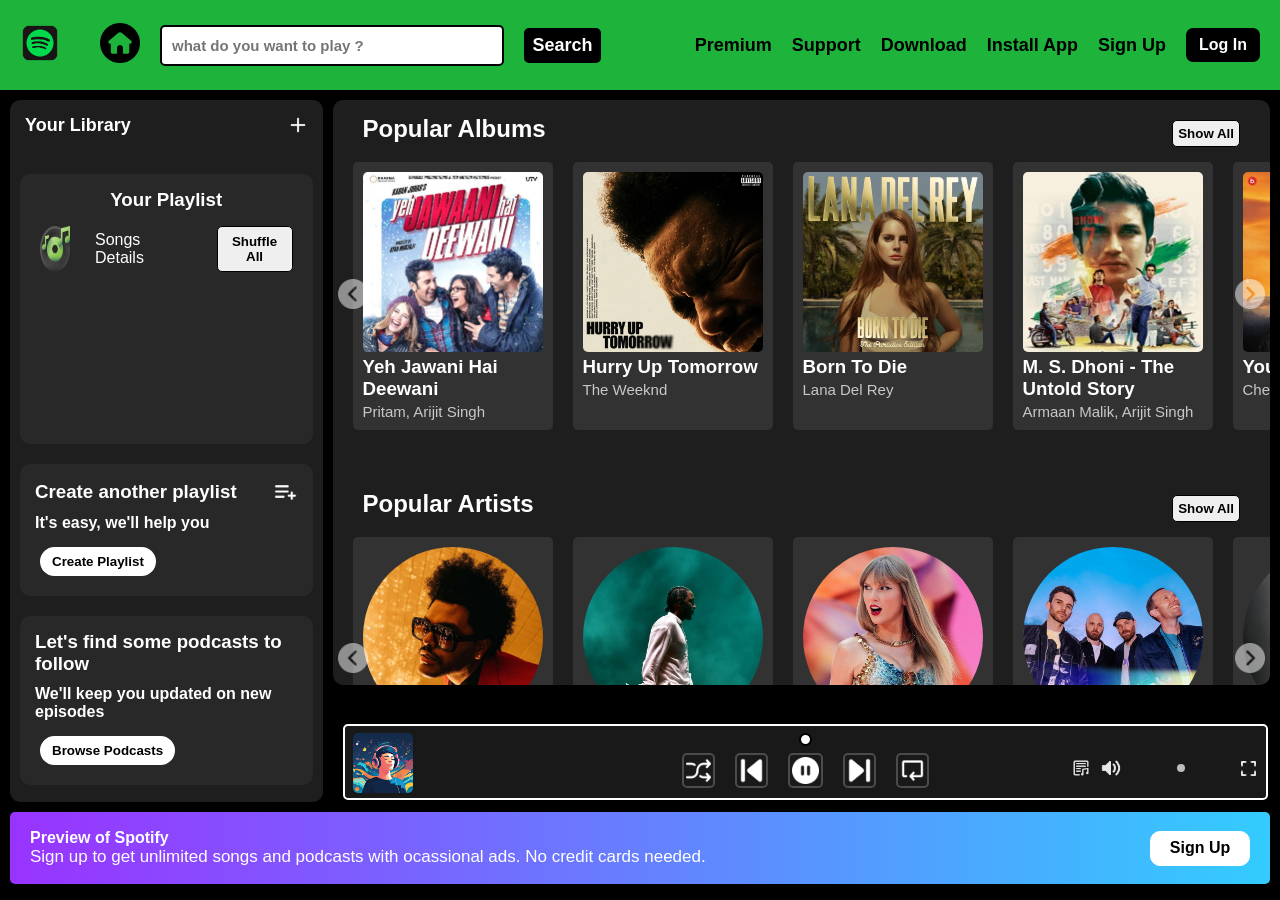
<file: index.html>
<!DOCTYPE html>
<html lang="en">

<head>
    <meta charset="UTF-8">
    <meta name="viewport" content="width=device-width, initial-scale=1.0">
    <title>Spotify - Web Player</title>
    <link rel="shortcut icon" href="Images/favicon.ico.png" type="image/x-icon">
    <link rel="stylesheet" href="style.css">
</head>




<div class="showallmodal">
    <div class="modalcontent">
        <div class="modaltop">
            <h2 class="modaltitle">All Albums</h2>
            <button class="closemodal">X</button>
        </div>
        <div class="modalcards"></div>
    </div>
</div>

<div class="maintenancepopup">
    <div class="maintenancebox">
        <img src="Images/spotifylogo.png" alt="">
        <h2 class="mainhead">Service Under Maintenance</h2>
        <p class="maintext">This feature is currently unavailable and is under maintenance.
            Please try again later.</p>
        <button class="closemaintenance">Got It</button>
    </div>
</div>

<div class="languagepopup">
    <div class="languagebox">
        <h2>More Languages Coming Soon</h2>
        <p>We're currently working on adding support for more languages. Stay tuned for future updates.</p>
        <button class="closelanguage">Got It</button>
    </div>
</div>

<div class="footpopup">
    <div class="footbox">
        <div class="foottop">
            <h2>Spotify Information</h2>
            <button class="closefootpopup">✕</button>
        </div>

        <div class="footcontent">
            <div class="footsection">
                <h3>Legal</h3>
                <p>This Spotify-inspired music player project has been developed purely for educational and personal
                    learning purposes. All audio tracks, images, album covers, artist names, and trademarks belong to
                    their respective owners and copyright holders. The application does not claim ownership over any
                    third-party content used within the project. Any resemblance to existing platforms is intended only
                    for UI/UX practice and frontend development learning. Redistribution or commercial use of
                    copyrighted content is not encouraged through this project.</p>
            </div>

            <div class="footsection">
                <h3>Privacy Policy</h3>
                <p>We value user privacy and aim to maintain a secure browsing experience throughout the application.
                    This demo project does not collect, store, or distribute sensitive personal information from users.
                    No authentication systems, payment gateways, or external tracking services are currently integrated
                    into the platform. Local browser storage may occasionally be used to improve user experience, such
                    as remembering playback preferences or UI settings. Users remain fully in control of their browser
                    data and session activity.</p>
            </div>

            <div class="footsection">
                <h3>Safety Center</h3>
                <p>User safety and responsible digital interaction remain important aspects of this application. The
                    platform is designed to encourage respectful and ethical usage of all available features and media
                    resources. Users are advised not to upload harmful, misleading, or unauthorized content into the
                    system. Any future community-based or collaborative features will aim to include moderation systems,
                    reporting tools, and platform safety standards. Maintaining a positive and safe user environment
                    will continue to remain a development priority.</p>
            </div>

            <div class="footsection">
                <h3>Cookies</h3>
                <p>Cookies and browser storage technologies can help improve usability, personalization, and playback
                    continuity within modern web applications. This project may use lightweight local storage
                    functionality to remember user preferences such as volume level, playback state, repeat mode, or
                    recently played tracks. No advertising, behavioral tracking, or third-party analytics cookies are
                    intentionally used within this educational project. Users can manage or clear stored browser data
                    anytime through their browser settings. These technologies are used only to enhance the overall user
                    experience.</p>
            </div>

            <div class="footsection">
                <h3>About Us</h3>
                <p>This music player project was created as a frontend development practice application inspired by
                    modern streaming platforms. The project focuses on building interactive user interfaces using HTML,
                    CSS, and JavaScript while improving understanding of event listeners, DOM manipulation, responsive
                    layouts, and audio handling systems. Multiple features such as dynamic song loading, album
                    navigation, popups, playback controls, and responsive UI elements have been implemented to simulate
                    a real-world streaming experience. The project continues to evolve with ongoing improvements and new
                    functionality additions.</p>
            </div>

            <div class="footsection">
                <h3>Accessibility</h3>
                <p>Accessibility and responsive design are important goals for the overall user experience of this
                    application. Efforts are being made to ensure the platform remains usable across different devices,
                    screen sizes, and interaction methods. Clear typography, readable layouts, keyboard accessibility,
                    and intuitive navigation patterns are considered while designing the interface. Future updates may
                    include improved screen-reader support, enhanced contrast systems, and additional accessibility
                    optimizations. The aim is to create an inclusive and comfortable listening experience for all users.
                </p>
            </div>
        </div>
    </div>
</div>

<div class="fullscreenpopup">
    <div class="fullscreenbox">
        <button class="closefullscreen">✕</button>
        <img class="fullscreencover" src="Images/playingmusic.jpg">
        <h1 class="fullscreentitle">No Song Playing</h1>
        <p class="fullscreenartist">Unknown Artist</p>
        <div class="fullscreencontrols">
            <img class="fullprevious" src="Images/previous.png">
            <img class="fullplay" src="Images/play-button.png">
            <img class="fullnext" src="Images/next-button.png">
        </div>
    </div>
</div>

<div class="premiumpopup">
    <div class="premiumbox">
        <button class="closepremium">✕</button>
        <h1>Spotify Premium</h1>
        <p class="premiumsubtitle">Enjoy uninterrupted music with premium features absolutely for free charge of cost
            for now. Charges may apply after a timely deadline.</p>
        <div class="premiumfeatures">
            <div class="premiumcard">
                <h3>Ad-Free Music</h3>
                <p>Listen to your favorite songs without any type of interruptions or any advertisements.</p>
            </div>
            <div class="premiumcard">
                <h3>Offline Playback</h3>
                <p>Download songs and enjoy music even without internet connection.</p>
            </div>
            <div class="premiumcard">
                <h3>High Quality Audio</h3>
                <p>Experience enhanced sound quality and immersive listening.</p>
            </div>
        </div>
        <button class="premiumjoin">Explore Premium</button>
    </div>
</div>
<div class="successpopup">
    <div class="successbox">
        <img width="90px" src="Images/spotifylogo.png">
        <h1>Congratulations!</h1>
        <p>You have successfully activated Spotify Premium. Enjoy ad-free music, offline playback, and high quality
            audio streaming.</p>
        <button class="closesuccess">Start Listening</button>
    </div>
</div>

<div class="supportpopup">
    <div class="supportbox">
        <button class="closesupport">✕</button>
        <h1>Spotify Support Center</h1>
        <p class="supportsubtitle">How can we help you today?</p>
        <div class="supportcards">
            <div class="supportcard">
                <h3>Playback Issues</h3>
                <p>Fix problems related to audio playback, buffering, or unavailable songs.</p>
            </div>
            <div class="supportcard">
                <h3>Account Help</h3>
                <p>Manage account settings, passwords, subscriptions, and login issues.</p>
            </div>
            <div class="supportcard">
                <h3>Report a Bug</h3>
                <p>Found a problem? Report technical bugs and help improve the platform experience.</p>
            </div>
        </div><button class="contactsupport">Contact Support</button>
    </div>
</div>
<div class="supportsuccesspopup">
    <div class="supportsuccessbox">
        <img width="90px" src="Images/spotifylogo.png">
        <h1>Support Request Sent</h1>
        <p>Our support team has received your request. We will reach out to you shortly and help resolve your issue as
            soon as possible.</p>
        <button class="closesupportsuccess">Continue</button>
    </div>
</div>

<div class="authpopup">
    <div class="authbox">
        <button class="closeauth">✕</button>
        <h1 class="authheading">Welcome Back</h1>
        <p class="authsubtitle">Log in to continue listening</p>
        <div class="authinputs signupfield"><input type="text" placeholder="Username"></div>
        <div class="authinputs"><input type="email" placeholder="Email Address"></div>
        <div class="authinputs"><input type="password" placeholder="Password"></div>
        <div class="authinputs signupfield"><input type="password" placeholder="Confirm Password"></div>
        <button class="authsubmit">Log In</button>
        <p class="authswitch">Don't have an account?
            <span>Sign Up</span>
        </p>
    </div>
</div>

<div class="authsuccesspopup">
    <div class="authsuccessbox">
        <img width=" 90px" src="Images/spotifylogo.png">
        <h1 class="successheading">Welcome to Spotify</h1>
        <p class="successmessage">Your account has been successfully created.</p>
        <button class="closeauthsuccess">Continue Listening</button>
    </div>
</div>

<div class="columnpopup">
    <div class="columnbox">
        <button class="closecolumnpopup">✕</button>
        <h1 class="columnheading">Company Information</h1>

        <div class="columncontent">
            <div class="columnsection">
                <h2>About Us</h2>
                <p>
                    Spotify is focused on creating immersive digital music experiences that connect listeners with their
                    favorite artists and audio content from around the world. This project draws inspiration from modern
                    streaming platforms and aims to recreate realistic frontend interactions using HTML, CSS, and
                    JavaScript. Multiple systems such as dynamic playback, playlist management, popup architecture, and
                    responsive layouts have been developed to simulate a real-world music streaming application
                    experience. The platform continues evolving with ongoing feature enhancements and interface
                    improvements. User interaction and smooth usability remain central priorities throughout
                    development.
                </p>
            </div>

            <div class="columnsection">
                <h2>Jobs</h2>
                <p>
                    Modern music streaming platforms require collaboration between frontend developers, backend
                    engineers, designers, audio specialists, and infrastructure teams to create seamless listening
                    experiences. This project reflects many real frontend development concepts such as event-driven
                    architecture, DOM manipulation, reusable UI systems, and responsive interaction design. Continuous
                    learning and experimentation remain important aspects of software engineering and product
                    development. Future improvements may include authentication systems, database integration, user
                    accounts, and cloud deployment workflows.
                </p>
            </div>

            <div class="columnsection">
                <h2>For Record</h2>
                <p>
                    Music platforms manage large collections of digital audio content, artist metadata, playlists, album
                    artwork, and listening analytics across millions of users worldwide. Organizing and presenting
                    information efficiently is an important part of creating responsive and scalable applications. This
                    project currently focuses on frontend functionality and user interaction systems while simulating
                    realistic media organization and playback structures. Additional improvements may later include
                    persistent playlists, recommendation systems, and advanced search functionality.
                </p>
            </div>

            <div class="columnsection">
                <h2>Report Bug</h2>
                <p>
                    Debugging and issue tracking play important roles in frontend application development. During the
                    creation of this project, multiple challenges related to event listeners, playback synchronization,
                    popup management, dynamic rendering, and navigation handling were solved through iterative
                    improvements and testing. User feedback and bug reporting systems help improve application
                    reliability and user experience over time. Future versions of this project may include dedicated
                    reporting systems and automated validation workflows.
                </p>
            </div>

            <div class="columnsection">
                <h2>Privacy Policy</h2>
                <p>
                    Protecting user privacy and ensuring secure interaction patterns are important considerations in
                    modern web applications. This project does not intentionally collect or distribute sensitive
                    personal information from users and mainly focuses on frontend learning and UI simulation.
                    Lightweight local storage systems may later be used for remembering playback preferences, playlists,
                    and recently played tracks to improve usability. Transparency, responsible data handling, and safe
                    browsing experiences remain important development goals.
                </p>
            </div>
        </div>
    </div>
</div>

<div class="communitiespopup">
    <div class="communitiesbox">
        <button class="closecommunitiespopup">✕</button>
        <h1 class="communitiesheading">
            Communities
        </h1>
        <div class="communitiescontent">
            <div class="communitiessection">
                <h2>For Artists</h2>
                <p>
                    Music streaming platforms help artists distribute songs, albums, and audio experiences to listeners
                    across the world. Artists can build audiences, track performance analytics, and improve fan
                    engagement through modern streaming ecosystems. This project recreates many frontend concepts
                    inspired by real-world music applications including playback systems, album interactions, responsive
                    layouts, and playlist management. Future updates may include artist profile pages, recommendation
                    systems, and advanced media organization tools.
                </p>
            </div>
            <div class="communitiessection">
                <h2>Developers</h2>
                <p>
                    Developers play an important role in building scalable streaming applications using frontend and
                    backend technologies. This project focuses heavily on frontend development concepts such as
                    JavaScript event handling, responsive UI architecture, popup systems, DOM manipulation, and music
                    playback management. Continuous testing and debugging were important parts of the development
                    process. Future improvements may include database integration, APIs, authentication systems, and
                    full-stack deployment.
                </p>
            </div>
            <div class="communitiessection">
                <h2>Advertising</h2>
                <p>
                    Advertising systems help streaming platforms support free listening experiences while generating
                    revenue for artists and services. Modern music applications often use sponsored playlists, banners,
                    audio promotions, and recommendation-based campaigns to improve engagement. This educational project
                    currently focuses on clean UI interaction rather than advertisement systems. Future versions may
                    simulate premium plans, subscription models, and ad-supported playback environments.
                </p>
            </div>
            <div class="communitiessection">
                <h2>Investors</h2>
                <p>
                    Digital streaming platforms rely on innovation, infrastructure, and scalable technologies to support
                    millions of listeners worldwide. Performance optimization, responsive design, and efficient media
                    delivery are important aspects of large streaming ecosystems. This project explores many frontend
                    techniques inspired by modern streaming applications while remaining focused on learning and
                    experimentation. Continuous feature expansion and UI improvements remain important development
                    goals.
                </p>
            </div>
            <div class="communitiessection">
                <h2>Vendors</h2>
                <p>
                    Streaming services often collaborate with cloud providers, analytics systems, licensing partners,
                    and infrastructure vendors to maintain reliable platform performance. Music applications require
                    stable hosting systems, media delivery networks, and scalable backend services to support seamless
                    listening experiences. This project currently emphasizes frontend interaction systems while
                    simulating realistic streaming platform behavior. Future enhancements may include cloud storage,
                    external APIs, and persistent playlist systems.
                </p>
            </div>
        </div>
    </div>
</div>

<div class="usefullinkspopup">
    <div class="usefullinksbox">
        <button class="closeusefullinkspopup">✕</button>
        <h1 class="usefullinksheading">Useful Links</h1>
        <div class="usefullinkscontent">
            <div class="usefullinkssection">
                <h2>Support</h2>
                <p>
                    Support systems help users resolve playback issues, technical problems, account-related concerns,
                    and platform navigation difficulties. Modern streaming applications often include dedicated support
                    centers, troubleshooting workflows, and customer assistance services to improve user experience.
                    This project recreates multiple interactive frontend systems while focusing on responsive design and
                    event-driven architecture. Future improvements may include real-time help systems, feedback forms,
                    and enhanced debugging tools for better usability.
                </p>
            </div>
            <div class="usefullinkssection">
                <h2>Free Mobile App</h2>
                <p>
                    Mobile streaming applications allow users to access music libraries, playlists, podcasts, and albums
                    from anywhere using responsive and optimized interfaces. Modern music platforms prioritize smooth
                    playback, offline access, and seamless synchronization across devices to improve accessibility and
                    convenience. This project currently focuses on desktop frontend architecture while simulating
                    realistic music streaming interactions inspired by modern applications. Future versions may include
                    responsive mobile layouts and cross-device playback support.
                </p>
            </div>
            <div class="usefullinkssection">
                <h2>Popular Artists</h2>
                <p>
                    Streaming platforms help listeners discover popular artists through curated playlists, trending
                    recommendations, featured albums, and personalized listening experiences. Artist discovery systems
                    often use analytics, listening behavior, and recommendation algorithms to improve audience
                    engagement and content visibility. This educational project currently focuses on frontend
                    interactivity and realistic album presentation systems while simulating many concepts inspired by
                    modern streaming ecosystems. Future improvements may include artist pages and recommendation
                    engines.
                </p>
            </div>
            <div class="usefullinkssection">
                <h2>Trending Albums</h2>
                <p>
                    Trending album sections help users discover newly released or highly popular music collections
                    through organized and visually engaging interfaces. Modern streaming platforms use charts,
                    engagement metrics, and listening analytics to determine trending content across different genres
                    and audiences. This project recreates album navigation systems, playback interactions, and dynamic
                    playlist functionality inspired by real-world music applications. Future versions may introduce live
                    ranking systems and personalized album recommendations.
                </p>
            </div>
            <div class="usefullinkssection">
                <h2>Music Charts</h2>
                <p>
                    Music charts organize songs and albums based on popularity, engagement, streaming activity, and
                    listener preferences across different regions and genres. Streaming platforms often update chart
                    rankings dynamically to reflect real-time listening behavior and audience trends. This project
                    focuses on frontend simulation and playback systems while experimenting with scalable UI layouts and
                    interactive user experiences. Future updates may include chart-based filtering systems, top
                    playlists, and dynamic ranking interfaces.
                </p>
            </div>
        </div>
    </div>
</div>

<div class="planspopup">
    <div class="plansbox">
        <button class="closeplanspopup">✕</button>
        <h1 class="plansheading">Spotify Plans</h1>
        <div class="planscontent">
            <div class="planssection">
                <h2>Premium Individual</h2>
                <p>
                    Premium Individual offers uninterrupted music streaming with ad-free playback, unlimited skips,
                    offline listening, and enhanced audio quality for a single user. Modern streaming platforms
                    prioritize personalized experiences and smooth playback systems to improve listening comfort and
                    accessibility. This project recreates several frontend concepts inspired by premium music
                    applications including responsive UI systems, dynamic playback controls, and immersive interface
                    interactions.
                </p>
            </div>
            <div class="planssection">
                <h2>Premium Duo</h2>
                <p>
                    Premium Duo plans are designed for two users who want independent listening experiences while
                    sharing a single subscription environment. Streaming applications often use collaborative systems,
                    shared playlists, and synchronized recommendations to improve user engagement across connected
                    accounts. This project focuses on frontend simulation and interactive playback systems while
                    exploring scalable user interface design concepts inspired by modern streaming services.
                </p>
            </div>
            <div class="planssection">
                <h2>Premium Family</h2>
                <p>
                    Family plans allow multiple users to access personalized music experiences under one subscription
                    while maintaining individual listening preferences and playlists. Modern streaming platforms use
                    account management systems, recommendation algorithms, and parental controls to create flexible
                    family-friendly environments. This educational project currently focuses on frontend interaction
                    systems and realistic media organization inspired by large-scale music platforms.
                </p>
            </div>
            <div class="planssection">
                <h2>Premium Student</h2>
                <p>
                    Student plans help provide affordable access to premium streaming features while supporting
                    learning, productivity, and entertainment experiences. Music streaming platforms often offer
                    specialized subscription systems tailored for different user communities and listening habits. This
                    project emphasizes frontend learning concepts such as popup architecture, playlist management, event
                    listeners, and responsive interaction systems inspired by modern music applications.
                </p>
            </div>
            <div class="planssection">
                <h2>Spotify Free</h2>
                <p>
                    Spotify Free allows users to enjoy music streaming with limited premium functionality while
                    providing access to large song libraries, playlists, and album collections. Ad-supported listening
                    systems help platforms remain accessible to broader audiences across multiple devices and regions.
                    This project recreates several frontend experiences inspired by free-tier streaming platforms while
                    focusing on responsive layouts, dynamic UI behavior, and realistic playback systems.
                </p>
            </div>
        </div>
    </div>
</div>
<div class="socialpopup">
    <div class="socialbox">
        <button class="closesocialpopup">✕</button>
        <h1 class="socialheading">Connect With Spotify</h1>
        <div class="socialcontent">
            <div class="socialsection">
                <h2>Instagram</h2>
                <p>
                    Follow Spotify-inspired updates, album showcases, UI concepts, and visual music experiences through
                    social media platforms designed for creativity and community interaction. Modern streaming
                    applications use social engagement systems to help users discover artists, playlists, and trending
                    music content.
                </p>
            </div>

            <div class="socialsection">
                <h2>Twitter / X</h2>
                <p>
                    Stay updated with platform announcements, feature rollouts, playback improvements, and interactive
                    community discussions through fast-paced social communication channels. Streaming platforms often
                    use social media to provide updates, gather feedback, and improve overall user engagement.
                </p>
            </div>
            <div class="socialsection">
                <h2>Facebook</h2>
                <p>
                    Community-driven social platforms help users connect through music sharing, collaborative playlists,
                    album discussions, and streaming recommendations across multiple audiences and devices. Social
                    integration remains an important part of modern music ecosystem experiences.
                </p>
            </div>

            <div class="socialsection">
                <h2>Community Engagement</h2>
                <p>
                    Interactive music platforms rely heavily on community feedback, creative collaboration, and social
                    interaction to continuously improve user experience and platform accessibility. This project
                    recreates several frontend interaction systems inspired by modern streaming environments while
                    focusing on responsive UI design and realistic playback architecture.
                </p>
            </div>
        </div>
    </div>
</div>









<body>
    <nav class="nav">
        <div class="nav1">
            <li><img src="Images/spotifylogo.png" alt=""></li>
            <li><img style="padding-left: 20px;" src="Images/home.png" alt=""></li>
            <input type="text" placeholder="what do you want to play ?">
            <button class="btn">Search</button>
        </div>
        <div class="nav2">
            <li class="premiumbtn">Premium</li>
            <li class="supportbtn">Support</li>
            <li class="downloadbtn">Download</li>
            <li class="installbtn">Install App</li>
            <li class="signupbtn">Sign Up</li>
            <button class="loginbtn">Log In</button>
        </div>
    </nav>
    <main>
        <div class="left">
            <div class="lib">
                <div style="font-size: large;">Your Library</div>
                <div style="filter: invert(100%);"><img width="20px" src="Images/add.png" alt=""></div>
            </div>
            <div class="bracket0">
                <div>
                    <h3>Your Playlist</h3>
                </div>
                <div class="songlist">
                    <div class="info">
                        <img width="30px"" src=" Images/music.png" alt="">
                        <div>Songs Details</div>
                        <button>Shuffle All</button>
                    </div>
                    <ul>
                    </ul>
                </div>
            </div>
            <div class="bracket1">
                <div style="display: flex; justify-content: space-between; align-items: center;">
                    <h3>Create another playlist</h3>
                    <img width="25px" style="filter: invert(100%);" src="Images/playlist.png" alt="">
                </div>
                <div>
                    <p style="font-weight: 600;">It's easy, we'll help you</p>
                </div>
                <button>Create Playlist</button>
            </div>
            <div class="bracket2">
                <div>
                    <h3>Let's find some podcasts to follow</h3>
                </div>
                <div>
                    <p style="font-weight: 600;">We'll keep you updated on new episodes</p>
                </div>
                <button>Browse Podcasts</button>
            </div>
            <div class="foot">
                <div>
                    <ol>
                        <li>Legal</li>
                        <li>Privacy Policy</li>
                        <li>Safety Center</li>
                    </ol>
                </div>
                <ol>
                    <li>Cookies</li>
                    <li>About Us</li>
                    <li>Accessibility</li>
                </ol>
            </div>
            <div class="lang">
                <button><img width="25px" src="Images/globe.png" alt="">
                    English
                    <img width="10px" src="Images/downarrow.png" alt="">
                </button>
            </div>
        </div>
        <div class="right">
            <div class="rightnav">
                <h2>Popular Albums</h2>
                <button>Show All</button>
            </div>
            <div class="cardrow">
                <img width="30px" src="Images/leftarrow.png" alt="" class="arrow leftarr">
                <div class="cardclass">
                    <div class="card">
                        <img src="Images/YJHD.jpg" alt="">
                        <h3>Yeh Jawani Hai Deewani</h3>
                        <p>Pritam, Arijit Singh</p>
                        <div class="play">
                            <img src="Images/playbutton.png" alt="">
                        </div>
                    </div>
                    <div class="card">
                        <img src="Images/HurryUpTomorrow.png" alt="">
                        <h3>Hurry Up Tomorrow</h3>
                        <p>The Weeknd</p>
                        <div class="play">
                            <img src="Images/playbutton.png" alt="">
                        </div>
                    </div>
                    <div class="card">
                        <img src="Images/lana.jpg" alt="">
                        <h3>Born To Die</h3>
                        <p>Lana Del Rey</p>
                        <div class="play">
                            <img src="Images/playbutton.png" alt="">
                        </div>
                    </div>
                    <div class="card">
                        <img src="Images/MSDhoniThe_Untold_Story_poster.jpg" alt="">
                        <h3>M. S. Dhoni - The Untold Story</h3>
                        <p>Armaan Malik, Arijit Singh</p>
                        <div class="play">
                            <img src="Images/playbutton.png" alt="">
                        </div>
                    </div>
                    <div class="card">
                        <img src="Images/young goat.jpg" alt="">
                        <h3>Young Goat</h3>
                        <p>Cheema Y, Gur Sidhu</p>
                        <div class="play">
                            <img src="Images/playbutton.png" alt="">
                        </div>
                    </div>
                    <div class="card">
                        <img src="Images/raone.jpg" alt="">
                        <h3>Ra. One</h3>
                        <p>Vishal-Shekhar, Akon</p>
                        <div class="play">
                            <img src="Images/playbutton.png" alt="">
                        </div>
                    </div>
                    <div class="card">
                        <img src="Images/findingher.jpg" alt="">
                        <h3>Finding Her</h3>
                        <p>Kushagra, Bharath, Saaheal</p>
                        <div class="play">
                            <img src="Images/playbutton.png" alt="">
                        </div>
                    </div>
                    <div class="card">
                        <img src="Images/Aashiqui2.jpg" alt="">
                        <h3>Aashiqui 2</h3>
                        <p>Ankit Tiwari, Mithoon, Jeet Ganguli</p>
                        <div class="play">
                            <img src="Images/playbutton.png" alt="">
                        </div>
                    </div>
                    <div class="card">
                        <img src="Images/weekend.jpg" alt="">
                        <h3>After Hours</h3>
                        <p>The Weekend</p>
                        <div class="play">
                            <img src="Images/playbutton.png" alt="">
                        </div>
                    </div>
                    <div class="card">
                        <img src="Images/Padmaavat_poster.jpg" alt="">
                        <h3>Padmaavat</h3>
                        <p>Arijit Singh, Shreya Ghoshal, Neeti Mohan</p>
                        <div class="play">
                            <img src="Images/playbutton.png" alt="">
                        </div>
                    </div>
                </div>
                <img width="30px" src="Images/right arrow.png" alt="" class="arrow rightarr">
            </div>

            <div class="rightnav">
                <h2>Popular Artists</h2>
                <button>Show All</button>
            </div>
            <div class="cardrow">
                <img width="30px" src="Images/leftarrow.png" alt="" class="arrow leftarr">
                <div class="cardclass" id="cardy">
                    <div class="card">
                        <img src="Images/weeknd.jpg" alt="">
                        <h3>The Weeknd</h3>
                        <p>Artist</p>
                        <div class="play">
                            <img src="Images/playbutton.png" alt="">
                        </div>
                    </div>
                    <div class="card">
                        <img src="Images/kendrick.jpg" alt="">
                        <h3>Kendrick Lamar</h3>
                        <p>Artist</p>
                        <div class="play">
                            <img src="Images/playbutton.png" alt="">
                        </div>
                    </div>
                    <div class="card">
                        <img src="Images/Taylor-Swift.jpg" alt="">
                        <h3>Taylor Swift</h3>
                        <p>Artist</p>
                        <div class="play">
                            <img src="Images/playbutton.png" alt="">
                        </div>
                    </div>
                    <div class="card">
                        <img src="Images/coldplay.jpg" alt="">
                        <h3>Coldplay</h3>
                        <p>Artist</p>
                        <div class="play">
                            <img src="Images/playbutton.png" alt="">
                        </div>
                    </div>
                    <div class="card">
                        <img src="Images/pritam.jpg" alt="">
                        <h3>Pritam</h3>
                        <p>Artist</p>
                        <div class="play">
                            <img src="Images/playbutton.png" alt="">
                        </div>
                    </div>
                    <div class="card">
                        <img src="Images/arijit.jpg" alt="">
                        <h3>Arijit Singh</h3>
                        <p>Artist</p>
                        <div class="play">
                            <img src="Images/playbutton.png" alt="">
                        </div>
                    </div>
                    <div class="card">
                        <img src="Images/lanadel.jpg" alt="">
                        <h3>Lana Del Rey</h3>
                        <p>Artist</p>
                        <div class="play">
                            <img src="Images/playbutton.png" alt="">
                        </div>
                    </div>
                    <div class="card">
                        <img src="Images/bruno.jpg" alt="">
                        <h3>Bruno Mars</h3>
                        <p>Artist</p>
                        <div class="play">
                            <img src="Images/playbutton.png" alt="">
                        </div>
                    </div>
                    <div class="card">
                        <img src="Images/arrehman.jpg" alt="">
                        <h3>AR Rehman</h3>
                        <p>Artist</p>
                        <div class="play">
                            <img src="Images/playbutton.png" alt="">
                        </div>
                    </div>
                    <div class="card">
                        <img src="Images/billieeilish.jpg" alt="">
                        <h3>Billie Eilish</h3>
                        <p>Artist</p>
                        <div class="play">
                            <img src="Images/playbutton.png" alt="">
                        </div>
                    </div>
                </div>
                <img width="30px" src="Images/right arrow.png" alt="" class="arrow rightarr">
            </div>
            <div class="rightnav">
                <h2>Popular Radio</h2>
                <button>Show All</button>
            </div>
            <div class="cardrow">
                <img width="30px" src="Images/leftarrow.png" alt="" class="arrow leftarr">
                <div class="cardclass">
                    <div class="card">
                        <img src="Images/arijitradio.jpg" alt="">
                        <h3>Arijit Singh</h3>
                        <p>Artist</p>
                        <div class="play">
                            <img src="Images/playbutton.png" alt="">
                        </div>
                    </div>
                    <div class="card">
                        <img src="Images/karanaujlaradio.jpg" alt="">
                        <h3>Karan Aujla</h3>
                        <p>Artist</p>
                        <div class="play">
                            <img src="Images/playbutton.png" alt="">
                        </div>
                    </div>
                    <div class="card">
                        <img src="Images/shreyaradio.jpg" alt="">
                        <h3>Shreya Ghoshal</h3>
                        <p>Artist</p>
                        <div class="play">
                            <img src="Images/playbutton.png" alt="">
                        </div>
                    </div>
                    <div class="card">
                        <img src="Images/diljithradio.jpg" alt="">
                        <h3>Diljit Dosanjh</h3>
                        <p>Artist</p>
                        <div class="play">
                            <img src="Images/playbutton.png" alt="">
                        </div>
                    </div>
                    <div class="card">
                        <img src="Images/honeysinghradio.jpg" alt="">
                        <h3>Yo Yo Honey Singh</h3>
                        <p>Artist</p>
                        <div class="play">
                            <img src="Images/playbutton.png" alt="">
                        </div>
                    </div>
                    <div class="card">
                        <img src="Images/arrehmanradio.jpg" alt="">
                        <h3>AR Rehman</h3>
                        <p>Artist</p>
                        <div class="play">
                            <img src="Images/playbutton.png" alt="">
                        </div>
                    </div>
                    <div class="card">
                        <img src="Images/kkradio.jpg" alt="">
                        <h3>KK</h3>
                        <p>Artist</p>
                        <div class="play">
                            <img src="Images/playbutton.png" alt="">
                        </div>
                    </div>
                    <div class="card">
                        <img src="Images/kishoreradio.jpg" alt="">
                        <h3>Kishore Kumar</h3>
                        <p>Artist</p>
                        <div class="play">
                            <img src="Images/playbutton.png" alt="">
                        </div>
                    </div>
                    <div class="card">
                        <img src="Images/siddhuradio.jpg" alt="">
                        <h3>Siddu Moosewala</h3>
                        <p>Artist</p>
                        <div class="play">
                            <img src="Images/playbutton.png" alt="">
                        </div>
                    </div>
                    <div class="card">
                        <img src="Images/anirudhradio.jpg" alt="">
                        <h3>Anirudh Ravichander</h3>
                        <p>Artist</p>
                        <div class="play">
                            <img src="Images/playbutton.png" alt="">
                        </div>
                    </div>
                </div>
                <img width="30px" src="Images/right arrow.png" alt="" class="arrow rightarr">
            </div>
            <div class="rightnav">
                <h2>Popular Radio</h2>
                <button>Show All</button>
            </div>
            <div class="cardrow">
                <img width="30px" src="Images/leftarrow.png" alt="" class="arrow leftarr">
                <div class="cardclass">
                    <div class="card">
                        <img src="Images/top[global.jpg" alt="">
                        <h3>Top Global</h3>
                        <p>Top Songs - Global</p>
                        <div class="play">
                            <img src="Images/playbutton.png" alt="">
                        </div>
                    </div>
                    <div class="card">
                        <img src="Images/topusa.jpg" alt="">
                        <h3>Top USA</h3>
                        <p>Top Songs - USA</p>
                        <div class="play">
                            <img src="Images/playbutton.png" alt="">
                        </div>
                    </div>
                    <div class="card">
                        <img src="Images/topaus.png" alt="">
                        <h3>Top Australia</h3>
                        <p>Top Songs - Australia
                        <div class="play">
                            <img src="Images/playbutton.png" alt="">
                        </div>
                    </div>
                    <div class="card">
                        <img src="Images/toparg.jpg" alt="">
                        <h3>Top Argentina</h3>
                        <p>Top Songs - Argentina</p>
                        <div class="play">
                            <img src="Images/playbutton.png" alt="">
                        </div>
                    </div>
                    <div class="card">
                        <img src="Images/topbra.jpg" alt="">
                        <h3>Top Brasil</h3>
                        <p>Top Songs - Brasil</p>
                        <div class="play">
                            <img src="Images/playbutton.png" alt="">
                        </div>
                    </div>
                    <div class="card">
                        <img src="Images/topuk.jpg" alt="">
                        <h3>Top UK</h3>
                        <p>Top Songs - United Kingdom</p>
                        <div class="play">
                            <img src="Images/playbutton.png" alt="">
                        </div>
                    </div>
                    <div class="card">
                        <img src="Images/topspain.jpg" alt="">
                        <h3>Top Spain</h3>
                        <p>Top Songs - Spain</p>
                        <div class="play">
                            <img src="Images/playbutton.png" alt="">
                        </div>
                    </div>
                    <div class="card">
                        <img src="Images/topindia.png" alt="">
                        <h3>Top India</h3>
                        <p>Top Songs - India</p>
                        <div class="play">
                            <img src="Images/playbutton.png" alt="">
                        </div>
                    </div>
                    <div class="card">
                        <img src="Images/topger.jpg" alt="">
                        <h3>Top Germany</h3>
                        <p>Top Songs - Germany</p>
                        <div class="play">
                            <img src="Images/playbutton.png" alt="">
                        </div>
                    </div>
                    <div class="card">
                        <img src="Images/topfra.jpg" alt="">
                        <h3>Top France</h3>
                        <p>Top Songs - France</p>
                        <div class="play">
                            <img src="Images/playbutton.png" alt="">
                        </div>
                    </div>
                </div>
                <img width="30px" src="Images/right arrow.png" alt="" class="arrow rightarr">
            </div>
            <div class="line"></div>
            <div class="foott">
                <ul class="companycolumn">
                    <li>Company</li>
                    <li>About Us</li>
                    <li>Jobs</li>
                    <li>For Record</li>
                    <li>Report Bug</li>
                    <li>Privacy Policy</li>
                </ul>
                <ul class="communitiescolumn">
                    <li>Communities</li>
                    <li>Artists</li>
                    <li>Developers</li>
                    <li>Advertising</li>
                    <li>Investors</li>
                    <li>Vendors</li>
                </ul>
                <ul class="usefullinkscolumn">
                    <li>Useful Links</li>
                    <li>Support</li>
                    <li>Mobie App</li>
                    <li>Popular in country</li>
                    <li>Import Your Music</li>
                    <li>Upload Your Music</li>
                </ul>
                <ul class="planscolumn">
                    <li>Spotify Plans</li>
                    <li>Premium Free</li>
                    <li>Premium Students</li>
                    <li>Premium Lite</li>
                    <li>Premium Standard</li>
                    <li>Premium Platinum</li>
                </ul>
            </div>
            <div class="line2"></div>
            <div class="end">
                <div class="endtext">
                    Spotify2026
                </div>
                <div class="apps socialapps">
                    <img src="Images/instagram.png" alt="">
                    <img src="Images/facebook.png" alt="">
                    <img src="Images/twitter.png" alt="">
                    <img src="Images/tiktok.png" alt="">
                </div>
            </div>
        </div>
        <div class="playbar">
            <div class="songdetails">
                <img width="60px" src="Images/playingmusic.jpg" alt="">
                <div>
                    <h3 class="currentsongtitle"></h3>
                </div>
            </div>
            <div class="seekbar">
                <div class="slidecontainer2">
                    <input type="range" min="0" max="100" step="0.01" value="50" class="slider2" id="myRange">
                </div>
            </div>
            <div class="abovebar">
                <div class="songinfo">
                </div>
                <div class="playbuttons">
                    <img width="25px" class="shuffle" src="Images/shuffle.png" alt="">
                    <img width="25px" id="previous" src="Images/previous.png" alt="">
                    <img id="play" width="27px" src="Images/pause.png" alt="">
                    <img width="25px" id="next" src="Images/next-button.png" alt="">
                    <img width="25px" id="repeat" src="Images/repeat.png">
                </div>
                <div class="songtime"></div>
            </div>
            <div class="audio">
                <img width="20px" class="lyricsbtn" src="Images/lyrics.png" alt="">
                <img class="vol" width="20px" src="Images/volume.png" alt="">
                <div class="slidecontainer">
                    <input type="range" min="0" max="100" value="50" class="slider" id="myRange">
                </div>
                <img width="15px" class="fullscreenbtn" src="Images/fullscreen.png" alt="">
            </div>
        </div>
    </main>
    <footer>
        <div class="foot1">
            <div style="font-weight: 600;">Preview of Spotify</div>
            <div style="font-size: 17px;">Sign up to get unlimited songs and podcasts with ocassional ads. No credit
                cards needed.</div>
        </div>
        <button class="footersignupbtn">Sign Up</button>
    </footer>
</body>
<script src="script.js"></script>

</html>
</file>
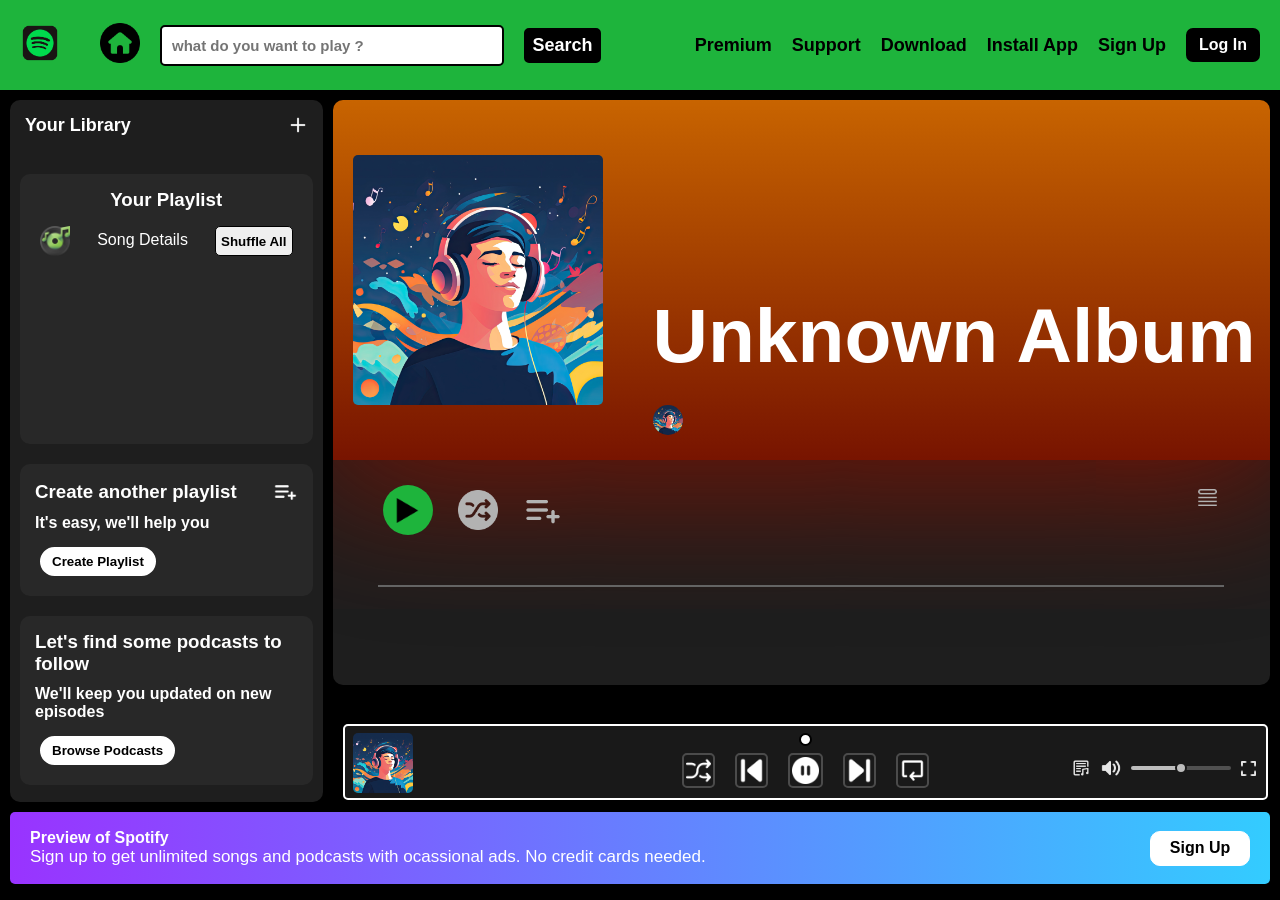
<file: album.html>
<!DOCTYPE html>
<html lang="en">

<head>
    <meta charset="UTF-8">
    <meta name="viewport" content="width=device-width, initial-scale=1.0">
    <title>Spotify - Web Player</title>
    <link rel="shortcut icon" href="Images/favicon.ico.png" type="image/x-icon">
    <link rel="stylesheet" href="album.css">
</head>



<div class="maintenancepopup">
    <div class="maintenancebox">
        <img src="Images/spotifylogo.png" alt="">
        <h2 class="mainhead">Service Under Maintenance</h2>
        <p class="maintext">This feature is currently unavailable and is under maintenance.
            Please try again later.</p>
        <button class="closemaintenance">Got It</button>
    </div>
</div>

<div class="languagepopup">
    <div class="languagebox">
        <h2>More Languages Coming Soon</h2>
        <p>We're currently working on adding support for more languages. Stay tuned for future updates.</p>
        <button class="closelanguage">Got It</button>
    </div>
</div>

<div class="footpopup">
    <div class="footbox">
        <div class="foottop">
            <h2>Spotify Information</h2>
            <button class="closefootpopup">X</button>
        </div>

        <div class="footcontent">
            <div class="footsection">
                <h3>Legal</h3>
                <p>This Spotify-inspired music player project has been developed purely for educational and personal
                    learning purposes. All audio tracks, images, album covers, artist names, and trademarks belong to
                    their respective owners and copyright holders. The application does not claim ownership over any
                    third-party content used within the project. Any resemblance to existing platforms is intended only
                    for UI/UX practice and frontend development learning. Redistribution or commercial use of
                    copyrighted content is not encouraged through this project.</p>
            </div>

            <div class="footsection">
                <h3>Privacy Policy</h3>
                <p>We value user privacy and aim to maintain a secure browsing experience throughout the application.
                    This demo project does not collect, store, or distribute sensitive personal information from users.
                    No authentication systems, payment gateways, or external tracking services are currently integrated
                    into the platform. Local browser storage may occasionally be used to improve user experience, such
                    as remembering playback preferences or UI settings. Users remain fully in control of their browser
                    data and session activity.</p>
            </div>

            <div class="footsection">
                <h3>Safety Center</h3>
                <p>User safety and responsible digital interaction remain important aspects of this application. The
                    platform is designed to encourage respectful and ethical usage of all available features and media
                    resources. Users are advised not to upload harmful, misleading, or unauthorized content into the
                    system. Any future community-based or collaborative features will aim to include moderation systems,
                    reporting tools, and platform safety standards. Maintaining a positive and safe user environment
                    will continue to remain a development priority.</p>
            </div>

            <div class="footsection">
                <h3>Cookies</h3>
                <p>Cookies and browser storage technologies can help improve usability, personalization, and playback
                    continuity within modern web applications. This project may use lightweight local storage
                    functionality to remember user preferences such as volume level, playback state, repeat mode, or
                    recently played tracks. No advertising, behavioral tracking, or third-party analytics cookies are
                    intentionally used within this educational project. Users can manage or clear stored browser data
                    anytime through their browser settings. These technologies are used only to enhance the overall user
                    experience.</p>
            </div>

            <div class="footsection">
                <h3>About Us</h3>
                <p>This music player project was created as a frontend development practice application inspired by
                    modern streaming platforms. The project focuses on building interactive user interfaces using HTML,
                    CSS, and JavaScript while improving understanding of event listeners, DOM manipulation, responsive
                    layouts, and audio handling systems. Multiple features such as dynamic song loading, album
                    navigation, popups, playback controls, and responsive UI elements have been implemented to simulate
                    a real-world streaming experience. The project continues to evolve with ongoing improvements and new
                    functionality additions.</p>
            </div>

            <div class="footsection">
                <h3>Accessibility</h3>
                <p>Accessibility and responsive design are important goals for the overall user experience of this
                    application. Efforts are being made to ensure the platform remains usable across different devices,
                    screen sizes, and interaction methods. Clear typography, readable layouts, keyboard accessibility,
                    and intuitive navigation patterns are considered while designing the interface. Future updates may
                    include improved screen-reader support, enhanced contrast systems, and additional accessibility
                    optimizations. The aim is to create an inclusive and comfortable listening experience for all users.
                </p>
            </div>
        </div>
    </div>
</div>

<div class="fullscreenpopup">
    <div class="fullscreenbox">
        <button class="closefullscreen">✕</button>
        <img class="fullscreencover" src="Images/playingmusic.jpg">
        <h1 class="fullscreentitle">No Song Playing</h1>
        <p class="fullscreenartist">Unknown Artist</p>
        <div class="fullscreencontrols">
            <img class="fullprevious" src="Images/previous.png">
            <img class="fullplay" src="Images/play-button.png">
            <img class="fullnext" src="Images/next-button.png">
        </div>
    </div>
</div>

<div class="premiumpopup">
    <div class="premiumbox">
        <button class="closepremium">✕</button>
        <h1>Spotify Premium</h1>
        <p class="premiumsubtitle">Enjoy uninterrupted music with premium features absolutely for free charge of cost for now. Charges may apply after a timely deadline.</p>
        <div class="premiumfeatures">
            <div class="premiumcard">
                <h3>Ad-Free Music</h3>
                <p>Listen to your favorite songs withoutinterruptions or advertisements.</p>
            </div>
            <div class="premiumcard">
                <h3>Offline Playback</h3>
                <p>Download songs and enjoy music even without internet connection.</p>
            </div>
            <div class="premiumcard">
                <h3>High Quality Audio</h3>
                <p>Experience enhanced sound quality and immersive listening.</p>
            </div>
        </div>
        <button class="premiumjoin">Explore Premium</button>
    </div>
</div>

<div class="successpopup">
    <div class="successbox">
        <img width="90px" src="Images/spotifylogo.png">
        <h1>Congratulations!</h1>
        <p>You have successfully activated Spotify Premium. Enjoy ad-free music, offline playback, and high quality audio streaming.</p>
        <button class="closesuccess">Start Listening</button>
    </div>
</div>
<div class="supportpopup">
    <div class="supportbox">
        <button class="closesupport">✕</button>
        <h1>Spotify Support Center</h1>
        <p class="supportsubtitle">How can we help you today?</p>
        <div class="supportcards">
            <div class="supportcard">
                <h3>Playback Issues</h3>
                <p>Fix problems related to audio playback, buffering, or unavailable songs.</p>
            </div>
            <div class="supportcard">
                <h3>Account Help</h3>
                <p>Manage account settings, passwords, subscriptions, and login issues.</p>
            </div>
            <div class="supportcard">
                <h3>Report a Bug</h3>
                <p>Found a problem? Report technical bugs and help improve the platform experience.</p>
            </div>
        </div>
        <button class="contactsupport">Contact Support</button>
    </div>
</div>
<div class="supportsuccesspopup">
    <div class="supportsuccessbox">
        <img width="90px" src="Images/spotifylogo.png">
        <h1>Support Request Sent</h1>
        <p>Our support team has received your request. We will reach out to you shortly and help resolve your issue as soon as possible.</p>
        <button class="closesupportsuccess">Continue</button>
    </div>
</div>
<div class="authpopup">
    <div class="authbox">
        <button class="closeauth">✕</button>
        <h1 class="authheading">Welcome Back</h1>
        <p class="authsubtitle">Log in to continue listening</p>
        <div class="authinputs signupfield"><input type="text" placeholder="Username"></div>
        <div class="authinputs"><input type="email" placeholder="Email Address"></div>
        <div class="authinputs"><input type="password" placeholder="Password"></div>
        <div class="authinputs signupfield"><input type="password" placeholder="Confirm Password"></div>
        <button class="authsubmit">Log In</button>
        <p class="authswitch">Don't have an account?
            <span>Sign Up</span>
        </p>
    </div>
</div>
<div class="authsuccesspopup">
    <div class="authsuccessbox">
        <img width="90px" src="Images/spotifylogo.png">
        <h1 class="successheading">Welcome to Spotify</h1>
        <p class="successmessage">Your account has been successfully created.</p>
        <button class="closeauthsuccess">Continue Listening</button>
    </div>
</div>

<div class="playlistpopup">
    <div class="playlistbox">
        <div class="playlisttop">
            <h2>Add Songs To Playlist</h2>
            <button class="closeplaylistpopup">✕</button>
        </div>
        <div class="playlistcontent"></div>
        <button class="addselectedsongs">Add Songs</button>
    </div>
</div>

<div class="removepopup">
    <div class="removebox">
        <div class="removetop">
            <h2>Manage Playlist</h2>
            <button class="closeremovepopup">✕</button>
        </div>
        <div class="removecontent"></div>
    </div>
</div>

<div class="columnpopup">
    <div class="columnbox">
        <button class="closecolumnpopup">✕</button>
        <h1 class="columnheading">Company Information</h1>
        <div class="columncontent">
            <div class="columnsection">
                <h2>About Us</h2>
                <p>
                    Spotify is focused on creating immersive digital music experiences that connect listeners with their favorite artists and audio content from around the world. This project draws inspiration from modern streaming platforms and aims to recreate realistic frontend interactions using HTML, CSS, and JavaScript. Multiple systems such as dynamic playback, playlist management, popup architecture, and responsive layouts have been developed to simulate a real-world music streaming application experience. The platform continues evolving with ongoing feature enhancements and interface improvements. User interaction and smooth usability remain central priorities throughout development.
                </p>
            </div>

            <div class="columnsection">
                <h2>Jobs</h2>
                <p>
                    Modern music streaming platforms require collaboration between frontend developers, backend engineers, designers, audio specialists, and infrastructure teams to create seamless listening experiences. This project reflects many real frontend development concepts such as event-driven architecture, DOM manipulation, reusable UI systems, and responsive interaction design. Continuous learning and experimentation remain important aspects of software engineering and product development. Future improvements may include authentication systems, database integration, user accounts, and cloud deployment workflows.
                </p>
            </div>

            <div class="columnsection">
                <h2>For Record</h2>
                <p>
                    Music platforms manage large collections of digital audio content, artist metadata, playlists, album artwork, and listening analytics across millions of users worldwide. Organizing and presenting information efficiently is an important part of creating responsive and scalable applications. This project currently focuses on frontend functionality and user interaction systems while simulating realistic media organization and playback structures. Additional improvements may later include persistent playlists, recommendation systems, and advanced search functionality.
                </p>
            </div>

            <div class="columnsection">
                <h2>Report Bug</h2>
                <p>
                    Debugging and issue tracking play important roles in frontend application development. During the creation of this project, multiple challenges related to event listeners, playback synchronization, popup management, dynamic rendering, and navigation handling were solved through iterative improvements and testing. User feedback and bug reporting systems help improve application reliability and user experience over time. Future versions of this project may include dedicated reporting systems and automated validation workflows.
                </p>
            </div>

            <div class="columnsection">
                <h2>Privacy Policy</h2>
                <p>
                    Protecting user privacy and ensuring secure interaction patterns are important considerations in modern web applications. This project does not intentionally collect or distribute sensitive personal information from users and mainly focuses on frontend learning and UI simulation. Lightweight local storage systems may later be used for remembering playback preferences, playlists, and recently played tracks to improve usability. Transparency, responsible data handling, and safe browsing experiences remain important development goals.
                </p>
            </div>
        </div>
    </div>
</div>

<div class="communitiespopup">
    <div class="communitiesbox">
        <button class="closecommunitiespopup">✕</button>
        <h1 class="communitiesheading">
            Communities
        </h1>
        <div class="communitiescontent">
            <div class="communitiessection">
                <h2>For Artists</h2>
                <p>
                    Music streaming platforms help artists distribute songs, albums, and audio experiences to listeners across the world. Artists can build audiences, track performance analytics, and improve fan engagement through modern streaming ecosystems. This project recreates many frontend concepts inspired by real-world music applications including playback systems, album interactions, responsive layouts, and playlist management. Future updates may include artist profile pages, recommendation systems, and advanced media organization tools.
                </p>
            </div>
            <div class="communitiessection">
                <h2>Developers</h2>
                <p>
                    Developers play an important role in building scalable streaming applications using frontend and backend technologies. This project focuses heavily on frontend development concepts such as JavaScript event handling, responsive UI architecture, popup systems, DOM manipulation, and music playback management. Continuous testing and debugging were important parts of the development process. Future improvements may include database integration, APIs, authentication systems, and full-stack deployment.
                </p>
            </div>
            <div class="communitiessection">
                <h2>Advertising</h2>
                <p>
                    Advertising systems help streaming platforms support free listening experiences while generating revenue for artists and services. Modern music applications often use sponsored playlists, banners, audio promotions, and recommendation-based campaigns to improve engagement. This educational project currently focuses on clean UI interaction rather than advertisement systems. Future versions may simulate premium plans, subscription models, and ad-supported playback environments.
                </p>
            </div>
            <div class="communitiessection">
                <h2>Investors</h2>
                <p>
                    Digital streaming platforms rely on innovation, infrastructure, and scalable technologies to support millions of listeners worldwide. Performance optimization, responsive design, and efficient media delivery are important aspects of large streaming ecosystems. This project explores many frontend techniques inspired by modern streaming applications while remaining focused on learning and experimentation. Continuous feature expansion and UI improvements remain important development goals.
                </p>
            </div>
            <div class="communitiessection">
                <h2>Vendors</h2>
                <p>
                    Streaming services often collaborate with cloud providers, analytics systems, licensing partners, and infrastructure vendors to maintain reliable platform performance. Music applications require stable hosting systems, media delivery networks, and scalable backend services to support seamless listening experiences. This project currently emphasizes frontend interaction systems while simulating realistic streaming platform behavior. Future enhancements may include cloud storage, external APIs, and persistent playlist systems.
                </p>
            </div>
        </div>
    </div>
</div>

<div class="usefullinkspopup">
    <div class="usefullinksbox">
        <button class="closeusefullinkspopup">✕</button>
        <h1 class="usefullinksheading">Useful Links</h1>
        <div class="usefullinkscontent">
            <div class="usefullinkssection">
                <h2>Support</h2>
                <p>
                    Support systems help users resolve playback issues, technical problems, account-related concerns, and platform navigation difficulties. Modern streaming applications often include dedicated support centers, troubleshooting workflows, and customer assistance services to improve user experience. This project recreates multiple interactive frontend systems while focusing on responsive design and event-driven architecture. Future improvements may include real-time help systems, feedback forms, and enhanced debugging tools for better usability.
                </p>
            </div>
            <div class="usefullinkssection">
                <h2>Free Mobile App</h2>
                <p>
                    Mobile streaming applications allow users to access music libraries, playlists, podcasts, and albums from anywhere using responsive and optimized interfaces. Modern music platforms prioritize smooth playback, offline access, and seamless synchronization across devices to improve accessibility and convenience. This project currently focuses on desktop frontend architecture while simulating realistic music streaming interactions inspired by modern applications. Future versions may include responsive mobile layouts and cross-device playback support.
                </p>
            </div>
            <div class="usefullinkssection">
                <h2>Popular Artists</h2>
                <p>
                    Streaming platforms help listeners discover popular artists through curated playlists, trending recommendations, featured albums, and personalized listening experiences. Artist discovery systems often use analytics, listening behavior, and recommendation algorithms to improve audience engagement and content visibility. This educational project currently focuses on frontend interactivity and realistic album presentation systems while simulating many concepts inspired by modern streaming ecosystems. Future improvements may include artist pages and recommendation engines.
                </p>
            </div>
            <div class="usefullinkssection">
                <h2>Trending Albums</h2>
                <p>
                    Trending album sections help users discover newly released or highly popular music collections through organized and visually engaging interfaces. Modern streaming platforms use charts, engagement metrics, and listening analytics to determine trending content across different genres and audiences. This project recreates album navigation systems, playback interactions, and dynamic playlist functionality inspired by real-world music applications. Future versions may introduce live ranking systems and personalized album recommendations.
                </p>
            </div>
            <div class="usefullinkssection">
                <h2>Music Charts</h2>
                <p>
                    Music charts organize songs and albums based on popularity, engagement, streaming activity, and listener preferences across different regions and genres. Streaming platforms often update chart rankings dynamically to reflect real-time listening behavior and audience trends. This project focuses on frontend simulation and playback systems while experimenting with scalable UI layouts and interactive user experiences. Future updates may include chart-based filtering systems, top playlists, and dynamic ranking interfaces.
                </p>
            </div>
        </div>
    </div>
</div>

<div class="planspopup">
    <div class="plansbox">
        <button class="closeplanspopup">✕</button>
        <h1 class="plansheading">Spotify Plans</h1>
        <div class="planscontent">
            <div class="planssection">
                <h2>Premium Individual</h2>
                <p>
                    Premium Individual offers uninterrupted music streaming with ad-free playback, unlimited skips, offline listening, and enhanced audio quality for a single user. Modern streaming platforms prioritize personalized experiences and smooth playback systems to improve listening comfort and accessibility. This project recreates several frontend concepts inspired by premium music applications including responsive UI systems, dynamic playback controls, and immersive interface interactions.
                </p>
            </div>
            <div class="planssection">
                <h2>Premium Duo</h2>
                <p>
                    Premium Duo plans are designed for two users who want independent listening experiences while sharing a single subscription environment. Streaming applications often use collaborative systems, shared playlists, and synchronized recommendations to improve user engagement across connected accounts. This project focuses on frontend simulation and interactive playback systems while exploring scalable user interface design concepts inspired by modern streaming services.
                </p>
            </div>
            <div class="planssection">
                <h2>Premium Family</h2>
                <p>
                    Family plans allow multiple users to access personalized music experiences under one subscription while maintaining individual listening preferences and playlists. Modern streaming platforms use account management systems, recommendation algorithms, and parental controls to create flexible family-friendly environments. This educational project currently focuses on frontend interaction systems and realistic media organization inspired by large-scale music platforms.
                </p>
            </div>
            <div class="planssection">
                <h2>Premium Student</h2>
                <p>
                    Student plans help provide affordable access to premium streaming features while supporting learning, productivity, and entertainment experiences. Music streaming platforms often offer specialized subscription systems tailored for different user communities and listening habits. This project emphasizes frontend learning concepts such as popup architecture, playlist management, event listeners, and responsive interaction systems inspired by modern music applications.
                </p>
            </div>
            <div class="planssection">
                <h2>Spotify Free</h2>
                <p>
                    Spotify Free allows users to enjoy music streaming with limited premium functionality while providing access to large song libraries, playlists, and album collections. Ad-supported listening systems help platforms remain accessible to broader audiences across multiple devices and regions. This project recreates several frontend experiences inspired by free-tier streaming platforms while focusing on responsive layouts, dynamic UI behavior, and realistic playback systems.
                </p>
            </div>
        </div>
    </div>
</div>

<div class="socialpopup">
    <div class="socialbox">
        <button class="closesocialpopup">✕</button>
        <h1 class="socialheading">Connect With Spotify</h1>
        <div class="socialcontent">
            <div class="socialsection">
                <h2>Instagram</h2>
                <p>
                    Follow Spotify-inspired updates, album showcases, UI concepts, and visual music experiences through
                    social media platforms designed for creativity and community interaction. Modern streaming
                    applications use social engagement systems to help users discover artists, playlists, and trending
                    music content.
                </p>
            </div>

            <div class="socialsection">
                <h2>Twitter / X</h2>
                <p>
                    Stay updated with platform announcements, feature rollouts, playback improvements, and interactive
                    community discussions through fast-paced social communication channels. Streaming platforms often
                    use social media to provide updates, gather feedback, and improve overall user engagement.
                </p>
            </div>
            <div class="socialsection">
                <h2>Facebook</h2>
                <p>
                    Community-driven social platforms help users connect through music sharing, collaborative playlists,
                    album discussions, and streaming recommendations across multiple audiences and devices. Social
                    integration remains an important part of modern music ecosystem experiences.
                </p>
            </div>

            <div class="socialsection">
                <h2>Community Engagement</h2>
                <p>
                    Interactive music platforms rely heavily on community feedback, creative collaboration, and social
                    interaction to continuously improve user experience and platform accessibility. This project
                    recreates several frontend interaction systems inspired by modern streaming environments while
                    focusing on responsive UI design and realistic playback architecture.
                </p>
            </div>
        </div>
    </div>
</div>






<body>
    <nav class="nav">
        <div class="nav1">
            <li><img src="Images/spotifylogo.png" alt=""></li>
            <li> <a href="index.html"><img style="padding-left: 20px;" src="Images/home.png" alt=""></a></li>
            <input type="text" placeholder="what do you want to play ?">
            <button class="btn">Search</button>
        </div>
        <div class="nav2">
            <li class="premiumbtn">Premium</li>
            <li class="supportbtn">Support</li>
            <li class="downloadbtn">Download</li>
            <li class="installbtn">Install App</li>
            <li class="signupbtn">Sign Up</li>
            <button class="loginbtn">Log In</button>
        </div>
    </nav>
    <main>
        <div class="left">
            <div class="lib">
                <div style="font-size: large;">Your Library</div>
                <div style="filter: invert(100%);"><img width="20px" src="Images/add.png" alt=""></div>
            </div>
            <div class="bracket0">
                <div>
                    <h3>Your Playlist</h3>
                </div>
                <div class="songlist">
                    <div class="info">
                        <img width="30px" src="Images/music.png" alt="">
                        <div>Song Details</div>
                        <button>Shuffle All</button>
                    </div>
                    <ul>
                    </ul>
                </div>
            </div>
            <div class="bracket1">
                <div style="display: flex; justify-content: space-between; align-items: center;">
                    <h3>Create another playlist</h3>
                    <img width="25px" style="filter: invert(100%);" src="Images/playlist.png" alt="">
                </div>
                <div>
                    <p style="font-weight: 600;">It's easy, we'll help you</p>
                </div>
                <button>Create Playlist</button>
            </div>
            <div class="bracket2">
                <div>
                    <h3>Let's find some podcasts to follow</h3>
                </div>
                <div>
                    <p style="font-weight: 600;">We'll keep you updated on new episodes</p>
                </div>
                <button>Browse Podcasts</button>
            </div>
            <div class="foot">
                <div>
                    <ol>
                        <li>Legal</li>
                        <li>Privacy Policy</li>
                        <li>Safety Center</li>
                    </ol>
                </div>
                <ol>
                    <li>Cookies</li>
                    <li>About Us</li>
                    <li>Accessibility</li>
                </ol>
            </div>
            <div class="lang">
                <button><img width="25px" src="Images/globe.png" alt="">
                    English
                    <img width="10px" src="Images/downarrow.png" alt="">
                </button>
            </div>
        </div>
        <div class="right">
            <div class="title">
                <img src="Images/Aashiqui2.jpg" alt="">
                <div class="titleb">
                    <p></p>
                    <div class="singer">
                        <img width="10px" src="" alt="">
                        <p></p>
                    </div>
                </div>
            </div>
            <div class="songbody">
                <div class="sbtitle">
                    <div class="ptbns" style="display: flex; align-items: center; gap: 25px;">
                        <div class="pbtn">
                            <img width="25px" src="Images/playbutton.png" alt="">
                        </div>
                        <img style="filter: invert(0.7);" width="40px" height="40PX" src="Images/shuffle2.png" alt="">
                        <img width="40px" class="playlistt" style="filter: invert(0.7);" src="Images/playlist.png" alt="">
                    </div>
                    <div class="listtt">
                        <img style="filter: invert(0.7);" height="25px" src="Images/queue.png" alt="">
                    </div>
                </div>
                <div class="line2"></div>
                <div class="albumplaylist"></div>

            </div>
            <div class="line"></div>
            <div class="foott">
                <ul class="companycolumn">
                    <li>Company</li>
                    <li>About Us</li>
                    <li>Jobs</li>
                    <li>For Record</li>
                    <li>Report Bug</li>
                    <li>Privacy Policy</li>
                </ul>
                <ul class="communitiescolumn">
                    <li>Communities</li>
                    <li>Artists</li>
                    <li>Developers</li>
                    <li>Advertising</li>
                    <li>Investors</li>
                    <li>Vendors</li>
                </ul>
                <ul class="usefullinkscolumn">
                    <li>Useful Links</li>
                    <li>Support</li>
                    <li>Mobie App</li>
                    <li>Popular in country</li>
                    <li>Import Your Music</li>
                    <li>Upload Your Music</li>
                </ul>
                <ul class="planscolumn">
                    <li>Spotify Plans</li>
                    <li>Premium Free</li>
                    <li>Premium Students</li>
                    <li>Premium Lite</li>
                    <li>Premium Standard</li>
                    <li>Premium Platinum</li>
                </ul>
            </div>
            <div class="line2"></div>
            <div class="end">
                <div class="endtext">
                    Spotify2026
                </div>
                <div class="apps">
                    <img src="Images/instagram.png" alt="">
                    <img src="Images/facebook.png" alt="">
                    <img src="Images/twitter.png" alt="">
                    <img src="Images/tiktok.png" alt="">
                </div>
            </div>
        </div>
        <div class="playbar">
            <div class="songdetails">
                <img width="60px" src="Images/playingmusic.jpg" alt="">
                <div>
                    <h3 class="currentsongtitle"></h3>
                </div>
            </div>
            <div class="seekbar">
                <div class="slidecontainer2">
                    <input type="range" min="0" max="100" step="0.01" value="50" class="slider2" id="myRange">
                </div>
            </div>
            <div class="abovebar">
                <div class="songinfo">
                </div>
                <div class="playbuttons">
                    <img width="25px" class="shuffle" src="Images/shuffle.png" alt="">
                    <img width="25px" id="previous" src="Images/previous.png" alt="">
                    <img id="play" width="27px" src="Images/pause.png" alt="">
                    <img width="25px" id="next" src="Images/next-button.png" alt="">
                    <img width="25px" id="repeat" src="Images/repeat.png">
                </div>
                <div class="songtime"></div>
            </div>
            <div class="audio">
                <img width="20px" class="lyricsbtn" src="Images/lyrics.png" alt="">
                <img class="vol" width="20px" src="Images/volume.png" alt="">
                <div class="slidecontainer">
                    <input type="range" min="0" max="100" value="50" class="slider" id="myRange">
                </div>
                <img width="15px" class="fullscreenbtn" src="Images/fullscreen.png" alt="">
            </div>
        </div>
    </main>
    <footer>
        <div class="foot1">
            <div style="font-weight: 600;">Preview of Spotify</div>
            <div style="font-size: 17px;">Sign up to get unlimited songs and podcasts with ocassional ads. No credit
                cards needed.</div>
        </div>
        <button class="footersignupbtn">Sign Up</button>
    </footer>
</body>
<script src="album.js"></script>

</html>
</file>
<file: style.css>
@import url('https://fonts.googleapis.com/css2?family=Poppins:ital,wght@0,100;0,200;0,300;0,400;0,500;0,600;0,700;0,800;0,900;1,100;1,200;1,300;1,400;1,500;1,600;1,700;1,800;1,900&display=swap');

* {
    font-family: 'Gill Sans MT', Calibri, 'Trebuchet MS', sans-serif;
    margin: 0px;
    padding: 0px;
}

body {
    color: white;
    background-color: black;
}

main {
    display: flex;
    gap: 10px;
}

button:hover {
    cursor: pointer;
}

.nav {
    width: 100vw;
    height: 10vh;
    background-color: rgb(30, 180, 60);
    display: flex;
    justify-content: space-between;
}

.nav1 {
    display: flex;
    justify-content: center;
    align-items: center;
    gap: 20px;
    margin-left: 20px;
}

.nav img {
    width: 40px;
    border-radius: 5px;
}

.nav li {
    list-style: none;
}

.nav1 input {
    padding: 10px;
    width: 25vw;
    border: 2px solid;
    border-radius: 5px;
    font-size: 15px;
    font-weight: 600;
}

.nav1 img:hover {
    cursor: pointer;
    scale: 1.05;
    transition: ease-in-out .1s;
}

.nav1 button:hover {
    color: black;
    background-color: rgb(255, 255, 255);
    border: 1px solid black;
    transition: ease-in-out .1s;
}

.btn {
    border: 2px solid black;
    width: 6vw;
    padding: 5px;
    border-radius: 5px;
    color: green;
    font-weight: 600;
    font-size: large;
    color: white;
    background-color: black;
}

.nav2 {
    font-size: large;
    margin-right: 20px;
    display: flex;
    gap: 20px;
    align-items: center;
    font-weight: 600;
    color: black;
}

.nav2 button {
    border: 3px solid black;
    padding: 5px 10px 5px 10px;
    border-radius: 7px;
    font-size: 16px;
    color: white;
    background-color: black;
    font-weight: 600;
}

.nav2 button:hover {
    border: 0px solid rgb(50, 50, 50);
    color: black;
    background-color: white;
}

.nav2 li:hover {
    cursor: pointer;
    text-decoration: underline;
    transition: ease-in-out .1s;
}

.nav2 li button:hover {
    background-color: rgb(50, 50, 50);
    transition: ease-in-out .1s;
}

main {
    margin: 10px;
}

.left {
    width: 25vw;
    height: 78vh;
    background-color: rgb(30, 30, 30);
    border-radius: 10px;
    overflow: scroll;
    overflow-x: hidden;
}

.lib {
    display: flex;
    justify-content: space-between;
    font-weight: 600;
    margin-bottom: 20px;
    padding: 15px;
}

.bracket0 {
    padding: 10px;
    background-color: rgb(40, 40, 40);
    margin: 20px 10px 20px 10px;
    border-radius: 10px;
    height: 250px;
    overflow: scroll;
    overflow-x: hidden;
}

.bracket0 h3 {
    text-align: center;
}

.bracket0 div {
    padding: 5px;
}

.bracket0 ul {
    margin: 20px 0px;
}

.bracket0 ul li {
    margin: 10px 0px 10px 0px;
    list-style: none;
    border: 1px solid;
    border-radius: 5px;
}

.info {
    display: flex;
    justify-content: space-between;
    gap: 20px;
}

.info button {
    padding: 5px;
    border-radius: 5px;
    font-weight: 600;
    border: 1px solid black;
}

.info button:hover {
    background-color: rgb(210, 210, 210);
    transition: ease-in-out .1;
}

.bracket1 {
    padding: 10px;
    background-color: rgb(40, 40, 40);
    margin: 20px 10px 20px 10px;
    border-radius: 10px;
}

.bracket1 button:hover {
    border: 1px solid rgb(220, 220, 220);
    background-color: rgb(220, 220, 220);
    transition: ease-in-out .2s;
    scale: 1.1;
}

.bracket1 div {
    padding: 5px;
}

.bracket1 button {
    padding: 5px 10px;
    margin: 10px;
    background-color: white;
    border: 2px solid white;
    border-radius: 15px;
    font-weight: 600;
}

.bracket2 {
    padding: 10px;
    background-color: rgb(40, 40, 40);
    margin: 20px 10px 20px 10px;
    border-radius: 10px;
}

.bracket2 div {
    padding: 5px;
}

.bracket2 button {
    padding: 5px 10px;
    margin: 10px;
    background-color: white;
    border: 2px solid white;
    border-radius: 15px;
    font-weight: 600;
}

.bracket2 button:hover {
    transition: ease-in-out .2s;
    border: 1px solid rgb(220, 220, 220);
    background-color: rgb(220, 220, 220);
    scale: 1.1;
}


.foot {
    font-size: small;
    margin: 10px;
    padding: 10px;
    border-radius: 10px;
    display: flex;
    justify-content: space-between;
    background-color: rgb(40, 40, 40);
    text-decoration: underline;
}

.foot li:hover {
    cursor: pointer;
    scale: 1.1;
    transition: ease-in-out .1s;
}

.foot ol {
    list-style: none;
}

.foot ol li {
    padding: 5px 10px;
}

.lang {
    margin: 20px 5px;
    padding-bottom: 10px;
}

.lang button:hover {
    background-color: rgb(200, 200, 200);
    border: 1px solid rgb(200, 200, 200);
    transition: ease-in-out .1s;
}

.lang button {
    padding: 2px;
    border-radius: 15px;
    border: 3px solid white;
    font-weight: 600;
    margin: 10px;
    gap: 5px;
    display: flex;
    align-items: center;
}

.right {
    width: 75vw;
    height: 65vh;
    background-color: rgb(30, 30, 30);
    border-radius: 10px;
    overflow-y: scroll;
    position: relative;
}

.right p {
    padding-top: 3px;
    font-size: 15px;
    color: rgb(200, 200, 200);
}

.rightnav {
    display: flex;
    justify-content: space-between;
    padding-left: 30px;
    padding-right: 30px;
    padding-top: 15px;
}

.rightnav button {
    margin-top: 5px;
    padding: 5px;
    border-radius: 5px;
    font-weight: 600;
    border: 1px solid black;
}

.rightnav button:hover {
    border: 1px solid rgb(200, 200, 200);
    background-color: rgb(200, 200, 200);
    scale: 1.1;
    transition: ease-in-out .1s;
}

.card {
    margin-top: 15px;
    width: 170px;
    background-color: rgb(50, 50, 50);
    padding: 10px;
    position: relative;
    border-radius: 5px;
}

.card:hover {
    cursor: pointer;
    margin-top: 15px;
    width: 170px;
    background-color: rgb(40, 40, 40);
    padding: 10px;
    position: relative;
    border-radius: 5px;
    scale: 1.1;
    transition: ease-in-out .2s;
}

.card h3:hover {
    text-decoration: underline;
}

.card p:hover {
    text-decoration: underline;
}

.card img {
    width: 100%;
    object-fit: contain;
    border-radius: 5px;
}

#cardy img {
    border-radius: 100px;
}

.cardclass {
    display: flex;
    justify-content: space-evenly;
    gap: 20px;
    padding-left: 20px;
    overflow-x: auto;
    overflow-y: hidden;
    padding-bottom: 10px;
    scroll-behavior: smooth;
}

.cardclass::-webkit-scrollbar {
    display: none;
}

.cardclass {
    -ms-overflow-style: none;
    scrollbar-width: none;
}

.cardrow {
    position: relative;
    display: flex;
    align-items: center;
    margin-bottom: 35px;
}

.arrow {
    width: 30px;
    height: 30px;
    position: absolute;
    z-index: 20;
    cursor: pointer;
    opacity: 0.5;
    filter: invert(1);
}

.arrow:hover {
    opacity: 1;
    transition: 0.2s ease-in-out;
    transform: scale(1.1);
}

.arrow.leftarr {
    left: 5px;
}

.arrow.rightarr {
    right: 5px;
}

.card {
    min-width: 180px;
    flex-shrink: 0;
}

.play {
    width: 20px;
    height: 20px;
    position: absolute;
    padding: 10px;
    border-radius: 50%;
    background-color: rgb(30, 180, 60);
    display: flex;
    justify-content: center;
    top: 135px;
    right: 15px;
    opacity: 0;
}

.play:hover {
    opacity: 1;
    transition: ease-in-out .3s;
}

.play img {
    padding-left: 4px;
}

::-webkit-scrollbar {
    width: 10px;
}

::-webkit-scrollbar-track {
    background: transparent;
}

::-webkit-scrollbar-thumb {
    background: rgb(60, 60, 60);
    opacity: 0.6;
}

.line {
    margin-top: 150px;
    margin-bottom: 50px;
    border: 1px solid rgb(100, 100, 100);
    width: 90%;
    margin-left: auto;
    margin-right: auto;
}

.line2 {
    margin-top: 50px;
    border: 1px solid rgb(100, 100, 100);
    width: 90%;
    margin-left: auto;
    margin-right: auto;
}

.apps {
    display: flex;
    justify-content: center;
    gap: 30px;
    margin-top: 10px;
    margin-bottom: 10px;
}

.end {
    display: flex;
    justify-content: space-between;
    align-items: center;
    margin: 5px 55px 5px 55px;
}

.endtext {
    font-size: large;
    font-weight: bold;
}

.apps img {
    width: 30px;
    gap: 50px;
    filter: invert(1);
}

.apps img:hover {
    cursor: pointer;
    filter: invert(0.8);
}

.foott {
    display: flex;
    justify-content: center;
    gap: 150px;
    padding: 5px 0px 5px 0px;
    font-size: 17px;
    font-weight: 100;
    margin-bottom: 10px;
}

.foott li {
    list-style: none;
    margin-bottom: 7px;
    color: rgb(200, 200, 200);
}

.foott li:hover {
    cursor: pointer;
    text-decoration: underline;
    color: white;
}

.foott li:first-child {
    font-size: 20px;
    font-weight: bold;
    margin-bottom: 10px;
    color: white;
}

.foott li:first-child:hover {
    cursor: inherit;
    text-decoration: none;

}

.playbar {
    width: 72vw;
    left: 26vw;
    bottom: 10vh;
    position: absolute;
    margin: 10px;
    border: 2px solid;
    border-radius: 5px;
    padding-top: 10px;
    padding-bottom: 10px;
    background-color: rgb(25, 25, 25);
}

.songdetails {
    left: 8px;
    bottom: 5px;
    position: absolute;
    display: flex;
    align-items: center;
    gap: 10px;
}

.songdetails img {
    border-radius: 5px;
}

.songdetails img:hover {
    cursor: pointer;
    scale: 1.05;
    transition: ease-in-out .1s;
}

.songdetails h3:hover {
    cursor: pointer;
    text-decoration: underline;
}

.songdetails p:hover {
    cursor: pointer;
    text-decoration: underline;
}

.seekbar {
    display: flex;
    justify-content: center;
    margin-bottom: 10px;
}

.seekbar:hover {
    cursor: pointer;
}

.slidecontainer2 {
    width: 450px;
    display: flex;
    justify-content: center;
    align-items: center;
}

.slider2 {
    -webkit-appearance: none;
    /* Override default CSS styles*/
    appearance: none;
    transition: background-size 0.1s linear;
    width: 100%;
    height: 7px;
    border-radius: 10px;
    outline: #04AA6D;
    opacity: 1;
    -webkit-transition: .2s;
    transition: opacity .2s;
    background: linear-gradient(to right,
            #1db954 0%,
            #1db954 var(--progress),
            #555 var(--progress),
            #555 100%);
}

.slider2:hover {
    cursor: pointer;
}

.slider2::-webkit-slider-thumb {
    -webkit-appearance: none;
    /* Override default look */
    appearance: none;
    width: 13px;
    /* Set a specific slider handle width */
    height: 13px;
    border: 2px solid black;
    border-radius: 15px;
    /* Slider handle height */
    background: rgb(255, 255, 255);
    /* Green background */
    cursor: pointer;
    /* Cursor on hover */
}

.slider2::-webkit-slider-thumb:hover {
    background: rgb(30, 180, 60);
    border: 2px solid black;
}

.slider2::-moz-range-thumb {
    width: 25px;
    /* Set a specific slider handle width */
    height: 25px;
    /* Slider handle height */
    background: #17aa04;
    /* Green background */
    cursor: pointer;
    /* Cursor on hover */
}

.abovebar {
    display: flex;
    justify-content: center;
    gap: 35px;
}

.playbuttons {
    display: flex;
    gap: 20px;
    justify-content: center;
}

.playbuttons img {
    z-index: 10;
    padding: 2px;
    filter: invert(1);
    border: 2px solid rgb(180, 180, 180);
    border-radius: 5px;
}

.playbuttons img:hover {
    cursor: pointer;
    filter: invert(0.8);
}

.audio {
    right: 10px;
    bottom: 20px;
    filter: invert(0.1);
    position: absolute;
    display: flex;
    align-items: center;
    gap: 10px;
}

.audio img:hover {
    cursor: pointer;
    padding: 2px;
    border-radius: 5px;
    filter: invert(0);
    transition: ease-in-out .1s;
    background-color: rgb(255, 255, 255);
}

.audio img {
    filter: invert(1);
}

.slidecontainer {
    width: 100px;
    /* Width of the outside container */
    display: flex;
    justify-content: center;
    align-items: center;
}

.slidecontainer input:hover {
    cursor: pointer;
}

.slider {
    -webkit-appearance: none;
    /* Override default CSS styles */
    appearance: none;
    width: 100%;
    height: 5px;
    background: rgb(80, 80, 80);
    outline: #04AA6D;
    opacity: 0.8;
    -webkit-transition: .2s;
    transition: opacity .2s;
    border-radius: 10px;
}

.slider:hover {
    opacity: 1;
}

.slider::-webkit-slider-thumb {
    -webkit-appearance: none;
    /* Override default look */
    appearance: none;
    width: 13px;
    height: 13px;
    border: 2px solid black;
    border-radius: 15px;
    background: rgb(255, 255, 255);
    cursor: pointer;
}

.slider::-webkit-slider-thumb:hover {
    background: rgb(30, 180, 60);
    border: 2px solid black;
}

.slider::-moz-range-thumb {
    width: 25px;
    height: 25px;
    background: #17aa04;
    cursor: pointer;
}

.slidecontainer input[type="range"] {
    -webkit-appearance: none;
    appearance: none;
    height: 4px;
    border-radius: 4px;
    background: linear-gradient(to right,
            #ffffff 0%,
            #ffffff var(--value),
            #555 var(--value),
            #555 100%);
}

.slidecontainer input[type="range"]::-webkit-slider-thumb {
    -webkit-appearance: none;
    width: 12px;
    height: 12px;
    border-radius: 50%;
    background: white;
    cursor: pointer;
}

.slidecontainer input[type="range"]::-moz-range-thumb {
    width: 12px;
    height: 12px;
    border-radius: 50%;
    background: rgb(255, 255, 255);
    cursor: pointer;
}


footer {
    display: flex;
    justify-content: space-between;
    align-items: center;
    margin-left: 10px;
    margin-right: 10px;
    border-radius: 5px;
    padding: 0px 20px 0px 20px;
    height: 8vh;
    background: linear-gradient(to left, #33ccff 0%, #9933ff 100%);
}

footer button {
    font-size: medium;
    font-weight: bold;
    border: 1px solid white;
    background-color: white;
    border-radius: 10px;
    height: 35px;
    width: 100px;
}

footer button:hover {
    color: white;
    background-color: black;
    border: 1px solid rgb(100, 100, 100);
    transition: ease-in-out .1s;
}

.showallmodal {
    position: fixed;
    inset: 0;
    background: rgba(0, 0, 0, 0.8);
    display: none;
    justify-content: center;
    align-items: center;
    z-index: 999;
}

.modalcontent {
    width: 85%;
    height: 85%;
    background: #121212;
    border-radius: 12px;
    overflow-y: auto;
    padding: 20px;
}

.modaltop {
    display: flex;
    justify-content: space-between;
    align-items: center;
    margin-bottom: 20px;
}

.modaltitle {
    color: white;
}

.closemodal {
    padding: 3px 10px;
    border: none;
    border-radius: 2px;
    cursor: pointer;
    font-weight: bold;
    font-size: larger;
}

.closemodal:hover {
    transform: scale(1.1);
}

.modalcards {
    display: flex;
    flex-wrap: wrap;
    gap: 20px;
    justify-content: center;
}

.maintenancepopup {
    position: fixed;
    inset: 0;
    background: rgba(0, 0, 0, 0.75);
    display: flex;
    justify-content: center;
    align-items: center;
    opacity: 0;
    pointer-events: none;
    transition: 0.3s ease;
    z-index: 9999;
}

.maintenancepopup.active {
    opacity: 1;
    pointer-events: auto;
}

.maintenancebox {
    width: 420px;
    background: #181818;
    border-radius: 18px;
    padding: 35px;
    text-align: center;
    color: white;
    box-shadow: 0 0 30px rgba(0, 0, 0, 0.5);
    transform: scale(0.9);
    transition: 0.3s ease;
}

.maintenancepopup.active .maintenancebox {
    transform: scale(1);
}

.maintenancebox img {
    width: 70px;
    margin-bottom: 15px;
}

.maintenancebox h2 {
    margin-bottom: 15px;
    font-size: 28px;
}

.maintenancebox p {
    color: #b3b3b3;
    line-height: 1.6;
    margin-bottom: 25px;
}

.closemaintenance {
    background: #1db954;
    color: black;
    border: 1px solid black;
    padding: 12px 22px;
    border-radius: 30px;
    font-weight: bold;
    cursor: pointer;
    transition: 0.2s ease;
}

.closemaintenance:hover {
    transform: scale(1.1);
}

.languagepopup {
    position: fixed;
    inset: 0;
    background: rgba(0, 0, 0, 0.7);
    display: flex;
    justify-content: center;
    align-items: center;
    opacity: 0;
    pointer-events: none;
    transition: 0.3s ease;
    z-index: 9999;
}

.languagepopup.active {
    opacity: 1;
    pointer-events: auto;
}

.languagebox {
    width: 400px;
    background: #181818;
    color: white;
    border-radius: 18px;
    padding: 35px;
    text-align: center;
    transform: scale(0.9);
    transition: 0.3s ease;
}

.languagepopup.active .languagebox {
    transform: scale(1);
}

.languagebox h2 {
    margin-bottom: 15px;
}

.languagebox p {
    color: #b3b3b3;
    line-height: 1.6;
    margin-bottom: 25px;
}

.closelanguage {
    background: #1db954;
    border: 1px solid black;
    padding: 12px 24px;
    border-radius: 30px;
    font-weight: 700;
    cursor: pointer;
}

.closelanguage:hover {
    transform: scale(1.1);
    transition: 0.2s ease-in-out;
}

.footpopup {
    position: fixed;
    inset: 0;
    background: rgba(0, 0, 0, 0.75);
    display: flex;
    justify-content: center;
    align-items: center;
    opacity: 0;
    pointer-events: none;
    transition: 0.3s ease;
    z-index: 9999;
}

.footpopup.active {
    opacity: 1;
    pointer-events: auto;
}

.footbox {
    width: 650px;
    max-height: 80vh;
    overflow-y: auto;
    background: #181818;
    border-radius: 18px;
    padding: 30px;
    color: white;
    transform: scale(0.92);
    transition: 0.3s ease;
}

.footpopup.active .footbox {
    transform: scale(1);
}

.foottop {
    display: flex;
    justify-content: space-between;
    align-items: center;
    margin-bottom: 25px;
}

.foottop h2 {
    font-size: 28px;
}

.closefootpopup {
    background: none;
    border: none;
    color: white;
    font-size: 22px;
    cursor: pointer;
}

.footcontent {
    display: flex;
    flex-direction: column;
    gap: 25px;
}

.footsection h3 {
    margin-bottom: 10px;
    color: #1db954;
}

.footsection p {
    color: #b3b3b3;
    line-height: 1.7;
}

.foot li {
    cursor: pointer;
    transition: 0.2s ease;
}

.foot li:hover {
    color: white;
}

.foottop button {
    color: black;
    font-weight: bolder;
    display: flex;
    justify-content: center;
    align-items: center;
    padding: 2px 8px;
    border-radius: 3px;
    background: white;
}

.foottop button:hover {
    transition: 0.2s ease-in-out;
    transform: scale(1.05);
}

.fullscreenpopup {
    position: fixed;
    inset: 0;
    background: rgba(0, 0, 0, 0.95);
    display: flex;
    justify-content: center;
    align-items: center;
    opacity: 0;
    pointer-events: none;
    transition: 0.3s ease;
    z-index: 99999;
}

.fullscreenpopup.active {
    opacity: 1;
    pointer-events: auto;
}

.fullscreenbox {
    text-align: center;
    color: white;
    position: relative;
}

.fullscreencover {
    width: 320px;
    height: 320px;
    border-radius: 25px;
    object-fit: cover;
    margin-bottom: 25px;
    box-shadow: 0 0 50px rgba(29, 185, 84, 0.3);
    animation: pulse 3s infinite;
}

@keyframes pulse {
    0% {
        box-shadow: 0 0 30px rgba(29, 185, 84, 0.2);
    }

    50% {
        box-shadow: 0 0 60px rgba(29, 185, 84, 0.6);
    }

    100% {
        box-shadow: 0 0 30px rgba(29, 185, 84, 0.2);
    }
}

.fullscreentitle {
    font-size: 42px;
    margin-bottom: 10px;
}

.fullscreenartist {
    color: #b3b3b3;
    margin-bottom: 35px;
}

.fullscreencontrols {
    display: flex;
    justify-content: center;
    gap: 35px;
}

.fullscreencontrols img {
    width: 45px;
    cursor: pointer;
    transition: 0.2s ease;
}

.fullscreencontrols img:hover {
    transform: scale(1.1);
}

.closefullscreen {
    position: absolute;
    top: -60px;
    right: -20px;
    background: none;
    border: none;
    color: white;
    font-size: 28px;
    cursor: pointer;
}

.premiumpopup {
    position: fixed;
    inset: 0;
    background: rgba(0, 0, 0, 0.8);
    display: flex;
    justify-content: center;
    align-items: center;
    opacity: 0;
    pointer-events: none;
    transition: 0.3s ease;
    z-index: 99999;
}

.premiumpopup.active {
    opacity: 1;
    pointer-events: auto;
}

.premiumbox {
    width: 700px;
    background: #181818;
    color: white;
    border-radius: 25px;
    padding: 40px;
    position: relative;
    transform: scale(0.92);
    transition: 0.3s ease;
}

.premiumpopup.active .premiumbox {
    transform: scale(1);
}

.closepremium {
    position: absolute;
    top: 20px;
    right: 20px;
    background: none;
    border: none;
    color: white;
    font-size: 24px;
    cursor: pointer;
}

.premiumbox h1 {
    font-size: 42px;
    margin-bottom: 10px;
}

.premiumsubtitle {
    color: #b3b3b3;
    margin-bottom: 35px;
}

.premiumfeatures {
    display: flex;
    gap: 20px;
    margin-bottom: 35px;
}

.premiumcard {
    flex: 1;
    background: #242424;
    padding: 25px;
    border-radius: 18px;
}

.premiumcard h3 {
    margin-bottom: 15px;
    color: #1db954;
}

.premiumcard p {
    color: #b3b3b3;
    line-height: 1.6;
}

.premiumjoin {
    width: 100%;
    background: #1db954;
    border: none;
    padding: 16px;
    border-radius: 35px;
    font-size: 17px;
    font-weight: 700;
    cursor: pointer;
}

.successpopup {
    position: fixed;
    inset: 0;
    background: rgba(0, 0, 0, 0.85);
    display: flex;
    justify-content: center;
    align-items: center;
    opacity: 0;
    pointer-events: none;
    transition: 0.3s ease;
    z-index: 100000;
}

.successpopup.active {
    opacity: 1;
    pointer-events: auto;
}

.successbox {
    width: 500px;
    background: #181818;
    color: white;
    text-align: center;
    padding: 45px;
    border-radius: 25px;
    transform: scale(0.9);
    transition: 0.3s ease;
}

.successpopup.active .successbox {
    transform: scale(1);
}

.successbox h1 {
    font-size: 42px;
    margin: 25px 0 15px 0;
    color: #1db954;
}

.successbox p {
    color: #b3b3b3;
    line-height: 1.8;
    margin-bottom: 30px;
}

.closesuccess {
    background: #1db954;
    border: none;
    padding: 15px 35px;
    border-radius: 35px;
    font-size: 16px;
    font-weight: 700;
    cursor: pointer;
}

.premiumpopup button:hover,
.closesuccess:hover {
    transition: 0.3s ease-in-out;
    transform: scale(1.05);
}

.supportbox button:hover,
.supportsuccessbox button:hover {
    transform: scale(1.05);
    transition: 0.3s ease-in-out;
}

.supportpopup {
    position: fixed;
    inset: 0;
    background: rgba(0, 0, 0, 0.82);
    display: flex;
    justify-content: center;
    align-items: center;
    opacity: 0;
    pointer-events: none;
    transition: 0.3s ease;
    z-index: 100000;
}

.supportpopup.active {
    opacity: 1;
    pointer-events: auto;
}

.supportbox {
    width: 720px;
    background: #181818;
    color: white;
    padding: 40px;
    border-radius: 24px;
    position: relative;
    transform: scale(0.92);
    transition: 0.3s ease;
}

.supportpopup.active .supportbox {
    transform: scale(1);
}

.closesupport {
    position: absolute;
    top: 20px;
    right: 20px;
    background: none;
    border: none;
    color: white;
    font-size: 24px;
    cursor: pointer;
}

.supportbox h1 {
    font-size: 40px;
    margin-bottom: 10px;
}

.supportsubtitle {
    color: #b3b3b3;
    margin-bottom: 35px;
}

.supportcards {
    display: flex;
    gap: 20px;
    margin-bottom: 35px;
}

.supportcard {
    flex: 1;
    background: #242424;
    padding: 25px;
    border-radius: 18px;
}

.supportcard h3 {
    margin-bottom: 15px;
    color: #1db954;
}

.supportcard p {
    color: #b3b3b3;
    line-height: 1.7;
}

.contactsupport {
    width: 100%;
    background: #1db954;
    border: none;
    padding: 16px;
    border-radius: 35px;
    font-size: 17px;
    font-weight: 700;
    cursor: pointer;
}

.supportsuccesspopup {
    position: fixed;
    inset: 0;
    background: rgba(0, 0, 0, 0.85);
    display: flex;
    justify-content: center;
    align-items: center;
    opacity: 0;
    pointer-events: none;
    transition: 0.3s ease;
    z-index: 100001;
}

.supportsuccesspopup.active {
    opacity: 1;
    pointer-events: auto;
}

.supportsuccessbox {
    width: 480px;
    background: #181818;
    color: white;
    text-align: center;
    padding: 45px;
    border-radius: 24px;
    transform: scale(0.9);
    transition: 0.3s ease;
}

.supportsuccesspopup.active .supportsuccessbox {
    transform: scale(1);
}

.supportsuccessbox h1 {
    margin: 25px 0 15px 0;
    color: #1db954;
    font-size: 38px;
}

.supportsuccessbox p {
    color: #b3b3b3;
    line-height: 1.8;
    margin-bottom: 30px;
}

.closesupportsuccess {
    background: #1db954;
    border: none;
    padding: 15px 35px;
    border-radius: 35px;
    font-size: 16px;
    font-weight: 700;
    cursor: pointer;
}

.authpopup,
.authsuccesspopup {
    position: fixed;
    inset: 0;
    background: rgba(0, 0, 0, 0.85);
    display: flex;
    justify-content: center;
    align-items: center;
    opacity: 0;
    pointer-events: none;
    transition: 0.3s ease;
    z-index: 100000;
}

.authpopup.active,
.authsuccesspopup.active {
    opacity: 1;
    pointer-events: auto;
}

.authbox,
.authsuccessbox {
    width: 500px;
    background: #181818;
    color: white;
    padding: 45px;
    border-radius: 24px;
    text-align: center;
    position: relative;
    transform: scale(0.92);
    transition: 0.3s ease;
}

.authpopup.active .authbox,
.authsuccesspopup.active .authsuccessbox {
    transform: scale(1);
}

.closeauth {
    position: absolute;
    top: 20px;
    right: 20px;
    background: none;
    border: none;
    color: white;
    font-size: 24px;
    cursor: pointer;
}

.authheading {
    font-size: 42px;
    margin-bottom: 10px;
}

.authsubtitle {
    color: #b3b3b3;
    margin-bottom: 30px;
}

.authinputs {
    margin-bottom: 18px;
}

.authinputs input {
    width: 100%;
    padding: 15px;
    border: none;
    border-radius: 12px;
    background: #242424;
    color: white;
    font-size: 15px;
}

.authsubmit,
.closeauthsuccess {
    width: 100%;
    background: #1db954;
    border: none;
    padding: 15px;
    border-radius: 35px;
    font-size: 16px;
    font-weight: 700;
    cursor: pointer;
    margin-top: 10px;
}

.authswitch {
    margin-top: 25px;
    color: #b3b3b3;
}

.authswitch span {
    color: #1db954;
    cursor: pointer;
    font-weight: 700;
}

.authsuccessbox h1 {
    margin: 25px 0 15px 0;
    color: #1db954;
}

.authsuccessbox p {
    color: #b3b3b3;
    line-height: 1.8;
    margin-bottom: 30px;
}

.closeauth:hover {
    transform: scale(1.1);
    transition: 0.3s ease-in-out;
}

.authsubmit:hover {
    transform: scale(1.1);
    transition: 0.3s ease-in-out;
}

.authbox span:hover {
    text-decoration: underline;
    transition: 0.3s ease-in-out;
}

.closeauthsuccess:hover {
    transform: scale(1.1);
    transition: 0.3s ease-in-out;
}

.columnpopup {
    position: fixed;
    inset: 0;
    background: rgba(0, 0, 0, 0.86);
    display: flex;
    justify-content: center;
    align-items: center;
    opacity: 0;
    pointer-events: none;
    transition: 0.3s ease;
    z-index: 100000;
}

.columnpopup.active {
    opacity: 1;
    pointer-events: auto;
}

.columnbox {
    width: 850px;
    max-height: 85vh;
    overflow-y: auto;
    background: #181818;
    color: white;
    border-radius: 28px;
    padding: 45px;
    position: relative;
    transform: scale(0.92);
    transition: 0.3s ease;
}

.columnpopup.active .columnbox {
    transform: scale(1);
}

.closecolumnpopup {
    position: absolute;
    top: 20px;
    right: 20px;
    background: none;
    border: none;
    color: white;
    font-size: 26px;
    cursor: pointer;
}

.columnheading {
    font-size: 42px;
    margin-bottom: 35px;
    color: #1db954;
}

.columncontent {
    display: flex;
    flex-direction: column;
    gap: 30px;
}

.columnsection {
    background: #242424;
    padding: 28px;
    border-radius: 18px;
}

.columnsection h2 {
    margin-bottom: 15px;
    color: #1db954;
}

.columnsection p {
    color: #b3b3b3;
    line-height: 1.9;
    font-size: 15px;
}

.communitiespopup {
    position: fixed;
    top: 0;
    left: 0;
    width: 100%;
    height: 100%;
    background: rgba(0, 0, 0, 0.75);
    display: none;
    justify-content: center;
    align-items: center;
    z-index: 999999;
}

.communitiespopup.active {
    display: flex;
}

.communitiesbox {
    width: 70%;
    max-height: 85vh;
    overflow-y: auto;
    background: rgb(25, 25, 25);
    border-radius: 20px;
    padding: 35px;
    position: relative;
}

.closecommunitiespopup {
    position: absolute;
    top: 15px;
    right: 20px;
    background: transparent;
    border: none;
    color: white;
    font-size: 30px;
    cursor: pointer;
}

.communitiesheading {
    color: #1db954;
    margin-bottom: 30px;
    font-size: 42px;
}

.communitiescontent {
    display: flex;
    flex-direction: column;
    gap: 25px;
}

.communitiessection {
    background: rgb(40, 40, 40);
    padding: 25px;
    border-radius: 15px;
}

.communitiessection h2 {
    color: #1db954;
    margin-bottom: 10px;
}

.communitiessection p {
    line-height: 1.8;
    color: rgb(220, 220, 220);
}

.usefullinkspopup {
    position: fixed;
    top: 0;
    left: 0;
    width: 100%;
    height: 100%;
    background: rgba(0, 0, 0, 0.75);
    display: none;
    justify-content: center;
    align-items: center;
    z-index: 999999;
}

.usefullinkspopup.active {
    display: flex;
}

.usefullinksbox {
    width: 70%;
    max-height: 85vh;
    overflow-y: auto;
    background: rgb(25, 25, 25);
    border-radius: 20px;
    padding: 35px;
    position: relative;
}

.closeusefullinkspopup {
    position: absolute;
    top: 15px;
    right: 20px;
    background: transparent;
    border: none;
    color: white;
    font-size: 30px;
    cursor: pointer;
}

.usefullinksheading {
    color: #1db954;
    margin-bottom: 30px;
    font-size: 42px;
}

.usefullinkscontent {
    display: flex;
    flex-direction: column;
    gap: 25px;
}

.usefullinkssection {
    background: rgb(40, 40, 40);
    padding: 25px;
    border-radius: 15px;
}

.usefullinkssection h2 {
    color: #1db954;
    margin-bottom: 10px;
}

.usefullinkssection p {
    color: rgb(220, 220, 220);
    line-height: 1.8;
}

.planspopup {
    position: fixed;
    inset: 0;
    background: rgba(0, 0, 0, 0.75);
    display: none;
    justify-content: center;
    align-items: center;
    z-index: 999999;
}

.planspopup.active {
    display: flex;
}

.plansbox {
    width: 70%;
    max-height: 85vh;
    overflow-y: auto;
    background: rgb(25, 25, 25);
    border-radius: 20px;
    padding: 35px;
    position: relative;
}

.closeplanspopup {
    position: absolute;
    top: 15px;
    right: 20px;
    background: transparent;
    border: none;
    color: white;
    font-size: 30px;
    cursor: pointer;
}

.plansheading {
    color: #1db954;
    font-size: 42px;
    margin-bottom: 30px;
}

.planscontent {
    display: flex;
    flex-direction: column;
    gap: 25px;
}

.planssection {
    background: rgb(40, 40, 40);
    padding: 25px;
    border-radius: 15px;
}

.planssection h2 {
    color: #1db954;
    margin-bottom: 10px;
}

.planssection p {
    line-height: 1.8;
    color: rgb(220, 220, 220);
}

.socialpopup {
    position: fixed;
    inset: 0;
    background: rgba(0, 0, 0, 0.75);
    display: none;
    justify-content: center;
    align-items: center;
    z-index: 999999;
}

.socialpopup.active {
    display: flex;
}

.socialbox {
    width: 65%;
    max-height: 85vh;
    overflow-y: auto;
    background: rgb(25, 25, 25);
    border-radius: 20px;
    padding: 35px;
    position: relative;
}

.closesocialpopup {
    position: absolute;
    top: 15px;
    right: 20px;
    background: transparent;
    border: none;
    color: white;
    font-size: 30px;
    cursor: pointer;
}

.socialheading {
    color: #1db954;
    font-size: 42px;
    margin-bottom: 30px;
}

.socialcontent {
    display: flex;
    flex-direction: column;
    gap: 25px;
}

.socialsection {
    background: rgb(40, 40, 40);
    padding: 25px;
    border-radius: 15px;
}

.socialsection h2 {
    color: #1db954;
    margin-bottom: 10px;
}

.socialsection p {
    line-height: 1.8;
    color: rgb(220, 220, 220);
}

@media (max-width: 768px) {

    main {
        flex-direction: column;
    }

    .left {
        width: 100%;
        height: auto;
    }

    .right {
        width: 100%;
        height: auto;
    }

    .playbar {
        width: 95%;
        left: 0;
        margin: auto;
        bottom: 0;
        position: fixed;
        z-index: 999;
    }

    .nav {
        flex-direction: column;
        height: auto;
        padding: 10px 0;
        gap: 15px;
    }

    .nav1 {
        flex-direction: column;
        gap: 10px;
    }

    .nav1 input {
        width: 80%;
    }

    .nav2 {
        flex-wrap: wrap;
        justify-content: center;
        margin: 0;
    }

    .foott {
        flex-direction: column;
        gap: 30px;
        padding-left: 20px;
    }

    .end {
        flex-direction: column;
        gap: 20px;
        text-align: center;
    }

    .apps {
        gap: 20px;
    }

    .cardclass {
        padding-left: 10px;
    }

    .card {
        min-width: 140px;
    }

    .songdetails {
        position: static;
        margin-left: 10px;
        margin-bottom: 10px;
    }

    .controls {
        flex-wrap: wrap;
    }

    .columnbox,
    .communitiesbox,
    .usefullinksbox,
    .plansbox,
    .socialbox {
        width: 95%;
        padding: 20px;
    }

    .title {
        flex-direction: column;
        height: auto;
        padding: 20px;
        gap: 20px;
        align-items: center;
        text-align: center;
    }

    .title img {
        width: 180px;
        height: 180px;
    }

    .title p {
        font-size: 40px;
    }
}
</file>
<file: album.css>
@import url('https://fonts.googleapis.com/css2?family=Poppins:ital,wght@0,100;0,200;0,300;0,400;0,500;0,600;0,700;0,800;0,900;1,100;1,200;1,300;1,400;1,500;1,600;1,700;1,800;1,900&display=swap');

* {
    font-family: 'Gill Sans MT', Calibri, 'Trebuchet MS', sans-serif;
    margin: 0px;
    padding: 0px;
}

body {
    color: white;
    background-color: black;
}

main {
    display: flex;
    gap: 10px;
}

button:hover {
    cursor: pointer;
}

.nav {
    width: 100vw;
    height: 10vh;
    background-color: rgb(30, 180, 60);
    display: flex;
    justify-content: space-between;
}

.nav1 {
    display: flex;
    justify-content: center;
    align-items: center;
    gap: 20px;
    margin-left: 20px;
}

.nav img {
    width: 40px;
    border-radius: 5px;
}

.nav li {
    list-style: none;
}

.nav1 input {
    padding: 10px;
    width: 25vw;
    border: 2px solid;
    border-radius: 5px;
    font-size: 15px;
    font-weight: 600;
}

.nav1 img:hover {
    cursor: pointer;
    scale: 1.05;
    transition: ease-in-out .1s;
}

.nav1 button:hover {
    color: black;
    background-color: rgb(255, 255, 255);
    border: 1px solid black;
    transition: ease-in-out .1s;
}

.btn {
    border: 2px solid black;
    width: 6vw;
    padding: 5px;
    border-radius: 5px;
    color: green;
    font-weight: 600;
    font-size: large;
    color: white;
    background-color: black;
}

.nav2 {
    font-size: large;
    margin-right: 20px;
    display: flex;
    gap: 20px;
    align-items: center;
    font-weight: 600;
    color: black;
}

.nav2 button {
    border: 3px solid black;
    padding: 5px 10px 5px 10px;
    border-radius: 7px;
    font-size: 16px;
    color: white;
    background-color: black;
    font-weight: 600;
}

.nav2 button:hover {
    border: 0px solid rgb(50, 50, 50);
    color: black;
    background-color: white;
}

.lib img:hover {
    transition: ease-in-out .1s;
    cursor: pointer;
    padding: 2px;
    border-radius: 15px;
    background-color: rgb(201, 201, 201);
}

.nav2 li:hover {
    cursor: pointer;
    text-decoration: underline;
    transition: ease-in-out .1s;
}

.nav2 li button:hover {
    background-color: rgb(50, 50, 50);
    transition: ease-in-out .1s;
}

main {
    margin: 10px;
}

.left {
    width: 25vw;
    height: 78vh;
    background-color: rgb(30, 30, 30);
    border-radius: 10px;
    overflow: scroll;
    overflow-x: hidden;
}

.lib {
    display: flex;
    justify-content: space-between;
    font-weight: 600;
    margin-bottom: 20px;
    padding: 15px;
}

.bracket0 {
    padding: 10px;
    background-color: rgb(40, 40, 40);
    margin: 20px 10px 20px 10px;
    border-radius: 10px;
    height: 250px;
    overflow: scroll;
    overflow-x: hidden;
}

.bracket0 h3 {
    text-align: center;
}

.bracket0 div {
    padding: 5px;
}

.bracket0 ul {
    margin: 20px 0px;
}

.bracket0 ul li {
    margin: 10px 0px 10px 0px;
    list-style: none;
    border: 1px solid;
    border-radius: 5px;
}

.info {
    display: flex;
    justify-content: space-between;
    gap: 20px;
}

.info button {
    padding: 5px;
    border-radius: 5px;
    font-weight: 600;
    border: 1px solid black;
}

.info button:hover {
    background-color: rgb(210, 210, 210);
    transition: ease-in-out .1;
}

.bracket1 {
    padding: 10px;
    background-color: rgb(40, 40, 40);
    margin: 20px 10px 20px 10px;
    border-radius: 10px;
}

.bracket1 button:hover {
    border: 1px solid rgb(220, 220, 220);
    background-color: rgb(220, 220, 220);
    transition: ease-in-out .2s;
    scale: 1.1;
}

.bracket1 div {
    padding: 5px;
}

.bracket1 button {
    padding: 5px 10px;
    margin: 10px;
    background-color: white;
    border: 2px solid white;
    border-radius: 15px;
    font-weight: 600;
}

.bracket2 {
    padding: 10px;
    background-color: rgb(40, 40, 40);
    margin: 20px 10px 20px 10px;
    border-radius: 10px;
}

.bracket2 div {
    padding: 5px;
}

.bracket2 button {
    padding: 5px 10px;
    margin: 10px;
    background-color: white;
    border: 2px solid white;
    border-radius: 15px;
    font-weight: 600;
}

.bracket2 button:hover {
    transition: ease-in-out .2s;
    border: 1px solid rgb(220, 220, 220);
    background-color: rgb(220, 220, 220);
    scale: 1.1;
}


.foot {
    font-size: small;
    margin: 10px;
    padding: 10px;
    border-radius: 10px;
    display: flex;
    justify-content: space-between;
    background-color: rgb(40, 40, 40);
    text-decoration: underline;
}

.foot li:hover {
    cursor: pointer;
    scale: 1.1;
    transition: ease-in-out .1s;
}

.foot ol {
    list-style: none;
}

.foot ol li {
    padding: 5px 10px;
}

.lang {
    margin: 20px 5px;
    padding-bottom: 10px;
}

.lang button:hover {
    background-color: rgb(200, 200, 200);
    border: 1px solid rgb(200, 200, 200);
    transition: ease-in-out .1s;
}

.lang button {
    padding: 2px;
    border-radius: 15px;
    border: 3px solid white;
    font-weight: 600;
    margin: 10px;
    gap: 5px;
    display: flex;
    align-items: center;
}

.right {
    width: 75vw;
    height: 65vh;
    background-color: rgb(30, 30, 30);
    border-radius: 10px;
    overflow-y: scroll;
    position: relative;
}

.title {
    height: 40vh;
    background: linear-gradient(to bottom, rgb(200, 100, 0) 0%, rgb(120, 20, 0) 100%);
    box-shadow: 5px 5px 150px 20px rgb(120, 20, 5);
    display: flex;
    justify-content: left;
    padding-left: 20px;
    gap: 50px;
}

.title img {
    width: 250px;
    height: 250px;
    border-radius: 5px;
    align-self: center;
}

.title p {
    font-size: clamp(40px, 6vw, 90px);
    font-weight: bold;
}

.titleb {
    display: flex;
    flex-direction: column;
    justify-content: flex-end;
}

.titleb img,
.titleb p {
    margin-bottom: 25px;
}

.singer img {
    width: 30px;
    height: 30px;
    border-radius: 210px;
}

.singer {
    display: flex;
    align-items: center;
    gap: 10px;
}

.singer p {
    font-size: 20px;
}

.pbtn {
    width: 50px;
    height: 50px;
    background-color: rgb(30, 180, 60);
    border-radius: 50%;
    display: flex;
    align-items: center;
    justify-content: center;
}

.pbtn:hover {
    transform: scale(1.1);
    cursor: pointer;
    transition: 0.2s;
}

.sbtitle img:hover {
    transform: scale(1.1);
    cursor: pointer;
    transition: 0.2s;
}

.sbtitle {
    display: flex;
    justify-content: space-between;
    margin: 25px 50px 10px 50px;
}

.sbtitle img {
    position: relative;
    z-index: 1;
}

::-webkit-scrollbar {
    width: 10px;
}

::-webkit-scrollbar-track {
    background: transparent;
}

::-webkit-scrollbar-thumb {
    background: rgb(60, 60, 60);
    opacity: 0.6;
}

.line {
    margin-top: 150px;
    margin-bottom: 50px;
    border: 1px solid rgb(100, 100, 100);
    width: 90%;
    margin-left: auto;
    margin-right: auto;
}

.line2 {
    margin-top: 50px;
    border: 1px solid rgb(100, 100, 100);
    width: 90%;
    margin-left: auto;
    margin-right: auto;
}

.apps {
    display: flex;
    justify-content: center;
    gap: 30px;
    margin-top: 10px;
    margin-bottom: 10px;
}

.end {
    display: flex;
    justify-content: space-between;
    align-items: center;
    margin: 5px 55px 5px 55px;
}

.endtext {
    font-size: large;
    font-weight: bold;
}

.apps img {
    width: 30px;
    gap: 50px;
    filter: invert(1);
}

.apps img:hover {
    cursor: pointer;
    filter: invert(0.8);
}

.foott {
    display: flex;
    justify-content: center;
    gap: 150px;
    padding: 5px 0px 5px 0px;
    font-size: 17px;
    font-weight: 100;
    margin-bottom: 10px;
}

.foott li {
    list-style: none;
    margin-bottom: 7px;
    color: rgb(200, 200, 200);
}

.foott li:hover {
    cursor: pointer;
    text-decoration: underline;
    color: white;
}

.foott li:first-child {
    font-size: 20px;
    font-weight: bold;
    margin-bottom: 10px;
    color: white;
}

.foott li:first-child:hover {
    cursor: inherit;
    text-decoration: none;

}

.playbar {
    width: 72vw;
    left: 26vw;
    bottom: 10vh;
    position: absolute;
    margin: 10px;
    border: 2px solid;
    border-radius: 5px;
    padding-top: 10px;
    padding-bottom: 10px;
    background-color: rgb(25, 25, 25);
}

.songdetails {
    left: 8px;
    bottom: 5px;
    position: absolute;
    display: flex;
    align-items: center;
    gap: 10px;
}

.songdetails img {
    border-radius: 5px;
}

.songdetails img:hover {
    cursor: pointer;
    scale: 1.05;
    transition: ease-in-out .1s;
}

.songdetails h3:hover {
    cursor: pointer;
    text-decoration: underline;
}

.songdetails p:hover {
    cursor: pointer;
    text-decoration: underline;
}

.seekbar {
    display: flex;
    justify-content: center;
    margin-bottom: 10px;
}

.seekbar:hover {
    cursor: pointer;
}

.slidecontainer2 {
    width: 450px;
    display: flex;
    justify-content: center;
    align-items: center;
}

.slider2 {
    -webkit-appearance: none;
    /* Override default CSS styles*/
    appearance: none;
    transition: background-size 0.1s linear;
    width: 100%;
    height: 7px;
    border-radius: 10px;
    outline: #04AA6D;
    opacity: 1;
    -webkit-transition: .2s;
    transition: opacity .2s;
    background: linear-gradient(to right,
            #1db954 0%,
            #1db954 var(--progress),
            #555 var(--progress),
            #555 100%);
}

.slider2:hover {
    cursor: pointer;
}

.slider2::-webkit-slider-thumb {
    -webkit-appearance: none;
    /* Override default look */
    appearance: none;
    width: 13px;
    /* Set a specific slider handle width */
    height: 13px;
    border: 2px solid black;
    border-radius: 15px;
    /* Slider handle height */
    background: rgb(255, 255, 255);
    /* Green background */
    cursor: pointer;
    /* Cursor on hover */
}

.slider2::-webkit-slider-thumb:hover {
    background: rgb(30, 180, 60);
    border: 2px solid black;
}

.slider2::-moz-range-thumb {
    width: 25px;
    /* Set a specific slider handle width */
    height: 25px;
    /* Slider handle height */
    background: #17aa04;
    /* Green background */
    cursor: pointer;
    /* Cursor on hover */
}

.abovebar {
    display: flex;
    justify-content: center;
    gap: 35px;
}

.playbuttons {
    display: flex;
    gap: 20px;
    justify-content: center;
}

.playbuttons img {
    z-index: 10;
    padding: 2px;
    filter: invert(1);
    border: 2px solid rgb(180, 180, 180);
    border-radius: 5px;
}

.playbuttons img:hover {
    cursor: pointer;
    filter: invert(0.8);
}

.audio {
    right: 10px;
    bottom: 20px;
    filter: invert(0.1);
    position: absolute;
    display: flex;
    align-items: center;
    gap: 10px;
}

.audio img:hover {
    cursor: pointer;
    padding: 2px;
    border-radius: 5px;
    filter: invert(0);
    transition: ease-in-out .1s;
    background-color: rgb(255, 255, 255);
}

.audio img {
    filter: invert(1);
}

.slidecontainer {
    width: 100px;
    /* Width of the outside container */
    display: flex;
    justify-content: center;
    align-items: center;
}

.slidecontainer input:hover {
    cursor: pointer;
}

.slider {
    -webkit-appearance: none;
    /* Override default CSS styles */
    appearance: none;
    width: 100%;
    height: 5px;
    background: rgb(80, 80, 80);
    outline: #04AA6D;
    opacity: 0.8;
    -webkit-transition: .2s;
    transition: opacity .2s;
    border-radius: 10px;
}

.slider:hover {
    opacity: 1;
}

.slider::-webkit-slider-thumb {
    -webkit-appearance: none;
    /* Override default look */
    appearance: none;
    width: 13px;
    height: 13px;
    border: 2px solid black;
    border-radius: 15px;
    background: rgb(255, 255, 255);
    cursor: pointer;
}

.slider::-webkit-slider-thumb:hover {
    background: rgb(30, 180, 60);
    border: 2px solid black;
}

.slider::-moz-range-thumb {
    width: 25px;
    height: 25px;
    background: #17aa04;
    cursor: pointer;
}

.slidecontainer input[type="range"] {
    -webkit-appearance: none;
    appearance: none;
    height: 4px;
    border-radius: 4px;
    background: linear-gradient(to right,
            #ffffff 0%,
            #ffffff var(--value),
            #555 var(--value),
            #555 100%);
}

.slidecontainer input[type="range"]::-webkit-slider-thumb {
    -webkit-appearance: none;
    width: 12px;
    height: 12px;
    border-radius: 50%;
    background: white;
    cursor: pointer;
}

.slidecontainer input[type="range"]::-moz-range-thumb {
    width: 12px;
    height: 12px;
    border-radius: 50%;
    background: rgb(255, 255, 255);
    cursor: pointer;
}


footer {
    display: flex;
    justify-content: space-between;
    align-items: center;
    margin-left: 10px;
    margin-right: 10px;
    border-radius: 5px;
    padding: 0px 20px 0px 20px;
    height: 8vh;
    background: linear-gradient(to left, #33ccff 0%, #9933ff 100%);
}

footer button {
    font-size: medium;
    font-weight: bold;
    border: 1px solid white;
    background-color: white;
    border-radius: 10px;
    height: 35px;
    width: 100px;
}

footer button:hover {
    color: white;
    background-color: black;
    border: 1px solid rgb(100, 100, 100);
    transition: ease-in-out .1s;
}

.maintenancepopup {
    position: fixed;
    inset: 0;
    background: rgba(0, 0, 0, 0.75);
    display: flex;
    justify-content: center;
    align-items: center;
    opacity: 0;
    pointer-events: none;
    transition: 0.3s ease;
    z-index: 9999;
}

.maintenancepopup.active {
    opacity: 1;
    pointer-events: auto;
}

.maintenancebox {
    width: 420px;
    background: #181818;
    border-radius: 18px;
    padding: 35px;
    text-align: center;
    color: white;
    box-shadow: 0 0 30px rgba(0, 0, 0, 0.5);
    transform: scale(0.9);
    transition: 0.3s ease;
}

.maintenancepopup.active .maintenancebox {
    transform: scale(1);
}

.maintenancebox img {
    width: 70px;
    margin-bottom: 15px;
}

.maintenancebox h2 {
    margin-bottom: 15px;
    font-size: 28px;
}

.maintenancebox p {
    color: #b3b3b3;
    line-height: 1.6;
    margin-bottom: 25px;
}

.closemaintenance {
    background: #1db954;
    color: black;
    border: none;
    padding: 12px 22px;
    border-radius: 30px;
    font-weight: 700;
    cursor: pointer;
    transition: 0.2s ease;
}

.closemaintenance:hover {
    transform: scale(1.1);
}

.languagepopup {
    position: fixed;
    inset: 0;
    background: rgba(0, 0, 0, 0.7);
    display: flex;
    justify-content: center;
    align-items: center;
    opacity: 0;
    pointer-events: none;
    transition: 0.3s ease;
    z-index: 9999;
}

.languagepopup.active {
    opacity: 1;
    pointer-events: auto;
}

.languagebox {
    width: 400px;
    background: #181818;
    color: white;
    border-radius: 18px;
    padding: 35px;
    text-align: center;
    transform: scale(0.9);
    transition: 0.3s ease;
}

.languagepopup.active .languagebox {
    transform: scale(1);
}

.languagebox h2 {
    margin-bottom: 15px;
}

.languagebox p {
    color: #b3b3b3;
    line-height: 1.6;
    margin-bottom: 25px;
}

.closelanguage {
    background: #1db954;
    border: 1px solid black;
    padding: 12px 24px;
    border-radius: 30px;
    font-weight: 700;
    cursor: pointer;
}

.closelanguage:hover {
    transform: scale(1.1);
    transition: 0.2s ease-in-out;
}

.footpopup {
    position: fixed;
    inset: 0;
    background: rgba(0, 0, 0, 0.75);
    display: flex;
    justify-content: center;
    align-items: center;
    opacity: 0;
    pointer-events: none;
    transition: 0.3s ease;
    z-index: 9999;
}

.footpopup.active {
    opacity: 1;
    pointer-events: auto;
}

.footbox {
    width: 650px;
    max-height: 80vh;
    overflow-y: auto;
    background: #181818;
    border-radius: 18px;
    padding: 30px;
    color: white;
    transform: scale(0.92);
    transition: 0.3s ease;
}

.footpopup.active .footbox {
    transform: scale(1);
}

.foottop {
    display: flex;
    justify-content: space-between;
    align-items: center;
    margin-bottom: 25px;
}

.foottop h2 {
    font-size: 28px;
}

.closefootpopup {
    background: none;
    border: none;
    color: white;
    font-size: 22px;
    cursor: pointer;
}

.footcontent {
    display: flex;
    flex-direction: column;
    gap: 25px;
}

.footsection h3 {
    margin-bottom: 10px;
    color: #1db954;
}

.footsection p {
    color: #b3b3b3;
    line-height: 1.7;
}

.foot li {
    cursor: pointer;
    transition: 0.2s ease;
}

.foot li:hover {
    color: white;
}

.foottop button {
    color: black;
    font-weight: bolder;
    display: flex;
    justify-content: center;
    align-items: center;
    padding: 2px 8px;
    border-radius: 3px;
    background: white;
}

.foottop button:hover {
    transition: 0.2s ease-in-out;
    transform: scale(1.05);
}

.fullscreenpopup {
    position: fixed;
    inset: 0;
    background: rgba(0, 0, 0, 0.95);
    display: flex;
    justify-content: center;
    align-items: center;
    opacity: 0;
    pointer-events: none;
    transition: 0.3s ease;
    z-index: 99999;
}

.fullscreenpopup.active {
    opacity: 1;
    pointer-events: auto;
}

.fullscreenbox {
    text-align: center;
    color: white;
    position: relative;
}

.fullscreencover {
    width: 320px;
    height: 320px;
    border-radius: 25px;
    object-fit: cover;
    margin-bottom: 25px;
    box-shadow: 0 0 50px rgba(29, 185, 84, 0.3);
    animation: pulse 3s infinite;
}

@keyframes pulse {
    0% {
        box-shadow: 0 0 30px rgba(29, 185, 84, 0.2);
    }

    50% {
        box-shadow: 0 0 60px rgba(29, 185, 84, 0.6);
    }

    100% {
        box-shadow: 0 0 30px rgba(29, 185, 84, 0.2);
    }
}

.fullscreentitle {
    font-size: 42px;
    margin-bottom: 10px;
}

.fullscreenartist {
    color: #b3b3b3;
    margin-bottom: 35px;
}

.fullscreencontrols {
    display: flex;
    justify-content: center;
    gap: 35px;
}

.fullscreencontrols img {
    width: 45px;
    cursor: pointer;
    transition: 0.2s ease;
}

.fullscreencontrols img:hover {
    transform: scale(1.1);
}

.closefullscreen {
    position: absolute;
    top: -60px;
    right: -20px;
    background: none;
    border: none;
    color: white;
    font-size: 28px;
    cursor: pointer;
}

.premiumpopup {
    position: fixed;
    inset: 0;
    background: rgba(0, 0, 0, 0.8);
    display: flex;
    justify-content: center;
    align-items: center;
    opacity: 0;
    pointer-events: none;
    transition: 0.3s ease;
    z-index: 99999;
}

.premiumpopup.active {
    opacity: 1;
    pointer-events: auto;
}

.premiumbox {
    width: 700px;
    background: #181818;
    color: white;
    border-radius: 25px;
    padding: 40px;
    position: relative;
    transform: scale(0.92);
    transition: 0.3s ease;
}

.premiumpopup.active .premiumbox {
    transform: scale(1);
}

.closepremium {
    position: absolute;
    top: 20px;
    right: 20px;
    background: none;
    border: none;
    color: white;
    font-size: 24px;
    cursor: pointer;
}

.premiumbox h1 {
    font-size: 42px;
    margin-bottom: 10px;
}

.premiumsubtitle {
    color: #b3b3b3;
    margin-bottom: 35px;
}

.premiumfeatures {
    display: flex;
    gap: 20px;
    margin-bottom: 35px;
}

.premiumcard {
    flex: 1;
    background: #242424;
    padding: 25px;
    border-radius: 18px;
}

.premiumcard h3 {
    margin-bottom: 15px;
    color: #1db954;
}

.premiumcard p {
    color: #b3b3b3;
    line-height: 1.6;
}

.premiumjoin {
    width: 100%;
    background: #1db954;
    border: none;
    padding: 16px;
    border-radius: 35px;
    font-size: 17px;
    font-weight: 700;
    cursor: pointer;
}

.successpopup {
    position: fixed;
    inset: 0;
    background: rgba(0, 0, 0, 0.85);
    display: flex;
    justify-content: center;
    align-items: center;
    opacity: 0;
    pointer-events: none;
    transition: 0.3s ease;
    z-index: 100000;
}

.successpopup.active {
    opacity: 1;
    pointer-events: auto;
}

.successbox {
    width: 500px;
    background: #181818;
    color: white;
    text-align: center;
    padding: 45px;
    border-radius: 25px;
    transform: scale(0.9);
    transition: 0.3s ease;
}

.closesuccess:hover {
    transition: 0.3s ease-in-out;
    transform: scale(0.9);
}

.premiumpopup button:hover,
.closesuccess:hover {
    transition: 0.3s ease-in-out;
    transform: scale(1.05);
}

.supportbox button:hover,
.supportsuccessbox button:hover {
    transform: scale(1.05);
    transition: 0.3s ease-in-out;
}

.successpopup.active .successbox {
    transform: scale(1);
}

.successbox h1 {
    font-size: 42px;
    margin: 25px 0 15px 0;
    color: #1db954;
}

.successbox p {
    color: #b3b3b3;
    line-height: 1.8;
    margin-bottom: 30px;
}

.closesuccess {
    background: #1db954;
    border: none;
    padding: 15px 35px;
    border-radius: 35px;
    font-size: 16px;
    font-weight: 700;
    cursor: pointer;
}

.supportpopup {
    position: fixed;
    inset: 0;
    background: rgba(0, 0, 0, 0.82);
    display: flex;
    justify-content: center;
    align-items: center;
    opacity: 0;
    pointer-events: none;
    transition: 0.3s ease;
    z-index: 100000;
}

.supportpopup.active {
    opacity: 1;
    pointer-events: auto;
}

.supportbox {
    width: 720px;
    background: #181818;
    color: white;
    padding: 40px;
    border-radius: 24px;
    position: relative;
    transform: scale(0.92);
    transition: 0.3s ease;
}

.supportpopup.active .supportbox {
    transform: scale(1);
}

.closesupport {
    position: absolute;
    top: 20px;
    right: 20px;
    background: none;
    border: none;
    color: white;
    font-size: 24px;
    cursor: pointer;
}

.supportbox h1 {
    font-size: 40px;
    margin-bottom: 10px;
}

.supportsubtitle {
    color: #b3b3b3;
    margin-bottom: 35px;
}

.supportcards {
    display: flex;
    gap: 20px;
    margin-bottom: 35px;
}

.supportcard {
    flex: 1;
    background: #242424;
    padding: 25px;
    border-radius: 18px;
}

.supportcard h3 {
    margin-bottom: 15px;
    color: #1db954;
}

.supportcard p {
    color: #b3b3b3;
    line-height: 1.7;
}

.contactsupport {
    width: 100%;
    background: #1db954;
    border: none;
    padding: 16px;
    border-radius: 35px;
    font-size: 17px;
    font-weight: 700;
    cursor: pointer;
}

.supportsuccesspopup {
    position: fixed;
    inset: 0;
    background: rgba(0, 0, 0, 0.85);
    display: flex;
    justify-content: center;
    align-items: center;
    opacity: 0;
    pointer-events: none;
    transition: 0.3s ease;
    z-index: 100001;
}

.supportsuccesspopup.active {
    opacity: 1;
    pointer-events: auto;
}

.supportsuccessbox {
    width: 480px;
    background: #181818;
    color: white;
    text-align: center;
    padding: 45px;
    border-radius: 24px;
    transform: scale(0.9);
    transition: 0.3s ease;
}

.supportsuccesspopup.active .supportsuccessbox {
    transform: scale(1);
}

.supportsuccessbox h1 {
    margin: 25px 0 15px 0;
    color: #1db954;
    font-size: 38px;
}

.supportsuccessbox p {
    color: #b3b3b3;
    line-height: 1.8;
    margin-bottom: 30px;
}

.closesupportsuccess {
    background: #1db954;
    border: none;
    padding: 15px 35px;
    border-radius: 35px;
    font-size: 16px;
    font-weight: 700;
    cursor: pointer;
}

.authpopup,
.authsuccesspopup {
    position: fixed;
    inset: 0;
    background: rgba(0, 0, 0, 0.85);
    display: flex;
    justify-content: center;
    align-items: center;
    opacity: 0;
    pointer-events: none;
    transition: 0.3s ease;
    z-index: 100000;
}

.authpopup.active,
.authsuccesspopup.active {
    opacity: 1;
    pointer-events: auto;
}

.authbox,
.authsuccessbox {
    width: 500px;
    background: #181818;
    color: white;
    padding: 45px;
    border-radius: 24px;
    text-align: center;
    position: relative;
    transform: scale(0.92);
    transition: 0.3s ease;
}

.authpopup.active .authbox,
.authsuccesspopup.active .authsuccessbox {
    transform: scale(1);
}

.closeauth {
    position: absolute;
    top: 20px;
    right: 20px;
    background: none;
    border: none;
    color: white;
    font-size: 24px;
    cursor: pointer;
}

.authheading {
    font-size: 42px;
    margin-bottom: 10px;
}

.authsubtitle {
    color: #b3b3b3;
    margin-bottom: 30px;
}

.authinputs {
    margin-bottom: 18px;
}

.authinputs input {
    width: 100%;
    padding: 15px;
    border: none;
    border-radius: 12px;
    background: #242424;
    color: white;
    font-size: 15px;
}

.authsubmit,
.closeauthsuccess {
    width: 100%;
    background: #1db954;
    border: none;
    padding: 15px;
    border-radius: 35px;
    font-size: 16px;
    font-weight: 700;
    cursor: pointer;
    margin-top: 10px;
}

.authswitch {
    margin-top: 25px;
    color: #b3b3b3;
}

.authswitch span {
    color: #1db954;
    cursor: pointer;
    font-weight: 700;
}

.authsuccessbox h1 {
    margin: 25px 0 15px 0;
    color: #1db954;
}

.authsuccessbox p {
    color: #b3b3b3;
    line-height: 1.8;
    margin-bottom: 30px;
}

.closeauth:hover {
    transform: scale(1.1);
    transition: 0.3s ease-in-out;
}

.authsubmit:hover {
    transform: scale(1.1);
    transition: 0.3s ease-in-out;
}

.authbox span:hover {
    text-decoration: underline;
    transition: 0.3s ease-in-out;
}

.closeauthsuccess:hover {
    transform: scale(1.1);
    transition: 0.3s ease-in-out;
}

.playlistpopup {
    position: fixed;
    inset: 0;
    background: rgba(0, 0, 0, 0.85);
    display: flex;
    justify-content: center;
    align-items: center;
    opacity: 0;
    pointer-events: none;
    transition: 0.3s ease;
    z-index: 100000;
}

.playlistpopup.active {
    opacity: 1;
    pointer-events: auto;
}

.playlistbox {
    width: 650px;
    max-height: 80vh;
    overflow-y: auto;
    background: #181818;
    color: white;
    border-radius: 25px;
    padding: 30px;
}

.playlisttop {
    display: flex;
    justify-content: space-between;
    align-items: center;
    margin-bottom: 25px;
}

.closeplaylistpopup {
    background: none;
    border: none;
    color: white;
    font-size: 24px;
    cursor: pointer;
}

.playlistcontent {
    display: flex;
    flex-direction: column;
    gap: 15px;
    margin-bottom: 25px;
}

.playlistsong {
    display: flex;
    align-items: center;
    justify-content: space-between;
    background: #242424;
    padding: 15px;
    border-radius: 12px;
}

.playlistsong:hover {
    background: #303030;
}

.playlistsong input {
    width: 18px;
    height: 18px;
}

.addselectedsongs {
    width: 100%;
    padding: 15px;
    border: none;
    border-radius: 35px;
    background: #1db954;
    font-weight: 700;
    font-size: 16px;
    cursor: pointer;
}

/* RIGHT SECTION PLAYLIST */

.albumplaylist {
    padding: 20px 50px;
    display: flex;
    flex-direction: column;
    gap: 15px;
}

.albumsong {
    display: flex;
    justify-content: space-between;
    align-items: center;
    background: #242424;
    padding: 18px;
    border-radius: 12px;
    cursor: pointer;
    transition: 0.2s ease;
}

.albumsong:hover {
    background: #303030;
    transform: scale(1.01);
}

.albumsongleft {
    display: flex;
    align-items: center;
    gap: 15px;
}

.albumsong img {
    width: 45px;
    height: 45px;
    border-radius: 5px;
}

.playlistsong.selected {
    background: #1db954;
    color: black;
}

.albumsongright {
    display: flex;
    align-items: center;
    gap: 20px;
}

.songduration {
    color: #b3b3b3;
    font-size: 15px;
    min-width: 50px;
    text-align: right;
}

.trackplaybtn {
    width: 42px;
    height: 42px;
    background: rgb(30, 180, 60);
    border-radius: 50%;
    display: flex;
    justify-content: center;
    align-items: center;
    transition: 0.2s ease;
}

.trackplaybtn img {
    width: 18px;
    padding-left: 2px;
}

.trackplaybtn:hover {
    transform: scale(1.1);
    cursor: pointer;
    box-shadow: 0 0 20px rgba(30, 180, 60, 0.5);
}

.trackplaybtn {
    opacity: 0;
    transform: translateY(10px);
    transition: 0.25s ease;
}

.albumsong:hover .trackplaybtn {
    opacity: 1;
    transform: translateY(0px);
}

.removepopup {
    position: fixed;
    inset: 0;
    background: rgba(0, 0, 0, 0.85);
    display: flex;
    justify-content: center;
    align-items: center;
    opacity: 0;
    pointer-events: none;
    transition: 0.3s ease;
    z-index: 100000;
}

.removepopup.active {
    opacity: 1;
    pointer-events: auto;
}

.removebox {
    width: 600px;
    max-height: 80vh;
    overflow-y: auto;
    background: #181818;
    color: white;
    border-radius: 25px;
    padding: 30px;
}

.removetop {
    display: flex;
    justify-content: space-between;
    align-items: center;
    margin-bottom: 25px;
}

.closeremovepopup {
    background: none;
    border: none;
    color: white;
    font-size: 24px;
    cursor: pointer;
}

.removecontent {
    display: flex;
    flex-direction: column;
    gap: 15px;
}

.removesong {
    display: flex;
    justify-content: space-between;
    align-items: center;
    background: #242424;
    padding: 15px;
    border-radius: 12px;
}

.removesong button {
    background: crimson;
    color: white;
    border: none;
    padding: 8px 18px;
    border-radius: 20px;
    cursor: pointer;
}

.columnpopup {
    position: fixed;
    inset: 0;
    background: rgba(0, 0, 0, 0.86);
    display: flex;
    justify-content: center;
    align-items: center;
    opacity: 0;
    pointer-events: none;
    transition: 0.3s ease;
    z-index: 100000;
}

.columnpopup.active {
    opacity: 1;
    pointer-events: auto;
}

.columnbox {
    width: 850px;
    max-height: 85vh;
    overflow-y: auto;
    background: #181818;
    color: white;
    border-radius: 28px;
    padding: 45px;
    position: relative;
    transform: scale(0.92);
    transition: 0.3s ease;
}

.columnpopup.active .columnbox {
    transform: scale(1);
}

.closecolumnpopup {
    position: absolute;
    top: 20px;
    right: 20px;
    background: none;
    border: none;
    color: white;
    font-size: 26px;
    cursor: pointer;
}

.columnheading {
    font-size: 42px;
    margin-bottom: 35px;
    color: #1db954;
}

.columncontent {
    display: flex;
    flex-direction: column;
    gap: 30px;
}

.columnsection {
    background: #242424;
    padding: 28px;
    border-radius: 18px;
}

.columnsection h2 {
    margin-bottom: 15px;
    color: #1db954;
}

.columnsection p {
    color: #b3b3b3;
    line-height: 1.9;
    font-size: 15px;
}

.communitiespopup {
    position: fixed;
    top: 0;
    left: 0;
    width: 100%;
    height: 100%;
    background: rgba(0, 0, 0, 0.75);
    display: none;
    justify-content: center;
    align-items: center;
    z-index: 999999;
}

.communitiespopup.active {
    display: flex;
}

.communitiesbox {
    width: 70%;
    max-height: 85vh;
    overflow-y: auto;
    background: rgb(25, 25, 25);
    border-radius: 20px;
    padding: 35px;
    position: relative;
}

.closecommunitiespopup {
    position: absolute;
    top: 15px;
    right: 20px;
    background: transparent;
    border: none;
    color: white;
    font-size: 30px;
    cursor: pointer;
}

.communitiesheading {
    color: #1db954;
    margin-bottom: 30px;
    font-size: 42px;
}

.communitiescontent {
    display: flex;
    flex-direction: column;
    gap: 25px;
}

.communitiessection {
    background: rgb(40, 40, 40);
    padding: 25px;
    border-radius: 15px;
}

.communitiessection h2 {
    color: #1db954;
    margin-bottom: 10px;
}

.communitiessection p {
    line-height: 1.8;
    color: rgb(220, 220, 220);
}

.usefullinkspopup {
    position: fixed;
    top: 0;
    left: 0;
    width: 100%;
    height: 100%;
    background: rgba(0, 0, 0, 0.75);
    display: none;
    justify-content: center;
    align-items: center;
    z-index: 999999;
}

.usefullinkspopup.active {
    display: flex;
}

.usefullinksbox {
    width: 70%;
    max-height: 85vh;
    overflow-y: auto;
    background: rgb(25, 25, 25);
    border-radius: 20px;
    padding: 35px;
    position: relative;
}

.closeusefullinkspopup {
    position: absolute;
    top: 15px;
    right: 20px;
    background: transparent;
    border: none;
    color: white;
    font-size: 30px;
    cursor: pointer;
}

.usefullinksheading {
    color: #1db954;
    margin-bottom: 30px;
    font-size: 42px;
}

.usefullinkscontent {
    display: flex;
    flex-direction: column;
    gap: 25px;
}

.usefullinkssection {
    background: rgb(40, 40, 40);
    padding: 25px;
    border-radius: 15px;
}

.usefullinkssection h2 {
    color: #1db954;
    margin-bottom: 10px;
}

.usefullinkssection p {
    color: rgb(220, 220, 220);
    line-height: 1.8;
}

.planspopup {
    position: fixed;
    inset: 0;
    background: rgba(0, 0, 0, 0.75);
    display: none;
    justify-content: center;
    align-items: center;
    z-index: 999999;
}

.planspopup.active {
    display: flex;
}

.plansbox {
    width: 70%;
    max-height: 85vh;
    overflow-y: auto;
    background: rgb(25, 25, 25);
    border-radius: 20px;
    padding: 35px;
    position: relative;
}

.closeplanspopup {
    position: absolute;
    top: 15px;
    right: 20px;
    background: transparent;
    border: none;
    color: white;
    font-size: 30px;
    cursor: pointer;
}

.plansheading {
    color: #1db954;
    font-size: 42px;
    margin-bottom: 30px;
}

.planscontent {
    display: flex;
    flex-direction: column;
    gap: 25px;
}

.planssection {
    background: rgb(40, 40, 40);
    padding: 25px;
    border-radius: 15px;
}

.planssection h2 {
    color: #1db954;
    margin-bottom: 10px;
}

.planssection p {
    line-height: 1.8;
    color: rgb(220, 220, 220);
}

.socialpopup {
    position: fixed;
    inset: 0;
    background: rgba(0, 0, 0, 0.75);
    display: none;
    justify-content: center;
    align-items: center;
    z-index: 999999;
}

.socialpopup.active {
    display: flex;
}

.socialbox {
    width: 65%;
    max-height: 85vh;
    overflow-y: auto;
    background: rgb(25, 25, 25);
    border-radius: 20px;
    padding: 35px;
    position: relative;
}

.closesocialpopup {
    position: absolute;
    top: 15px;
    right: 20px;
    background: transparent;
    border: none;
    color: white;
    font-size: 30px;
    cursor: pointer;
}

.socialheading {
    color: #1db954;
    font-size: 42px;
    margin-bottom: 30px;
}

.socialcontent {
    display: flex;
    flex-direction: column;
    gap: 25px;
}

.socialsection {
    background: rgb(40, 40, 40);
    padding: 25px;
    border-radius: 15px;
}

.socialsection h2 {
    color: #1db954;
    margin-bottom: 10px;
}

.socialsection p {
    line-height: 1.8;
    color: rgb(220, 220, 220);
}

@media (max-width: 768px) {

    main {
        flex-direction: column;
    }

    .left {
        width: 100%;
        height: auto;
    }

    .right {
        width: 100%;
        height: auto;
    }

    .playbar {
        width: 95%;
        left: 0;
        margin: auto;
        bottom: 0;
        position: fixed;
        z-index: 999;
    }

    .nav {
        flex-direction: column;
        height: auto;
        padding: 10px 0;
        gap: 15px;
    }

    .nav1 {
        flex-direction: column;
        gap: 10px;
    }

    .nav1 input {
        width: 80%;
    }

    .nav2 {
        flex-wrap: wrap;
        justify-content: center;
        margin: 0;
    }

    .foott {
        flex-direction: column;
        gap: 30px;
        padding-left: 20px;
    }

    .end {
        flex-direction: column;
        gap: 20px;
        text-align: center;
    }

    .apps {
        gap: 20px;
    }

    .cardclass {
        padding-left: 10px;
    }

    .card {
        min-width: 140px;
    }

    .songdetails {
        position: static;
        margin-left: 10px;
        margin-bottom: 10px;
    }

    .controls {
        flex-wrap: wrap;
    }

    .columnbox,
    .communitiesbox,
    .usefullinksbox,
    .plansbox,
    .socialbox {
        width: 95%;
        padding: 20px;
    }

    .title {
        flex-direction: column;
        height: auto;
        padding: 20px;
        gap: 20px;
        align-items: center;
        text-align: center;
    }

    .title img {
        width: 180px;
        height: 180px;
    }

    .title p {
        font-size: 40px;
    }
}
</file>
